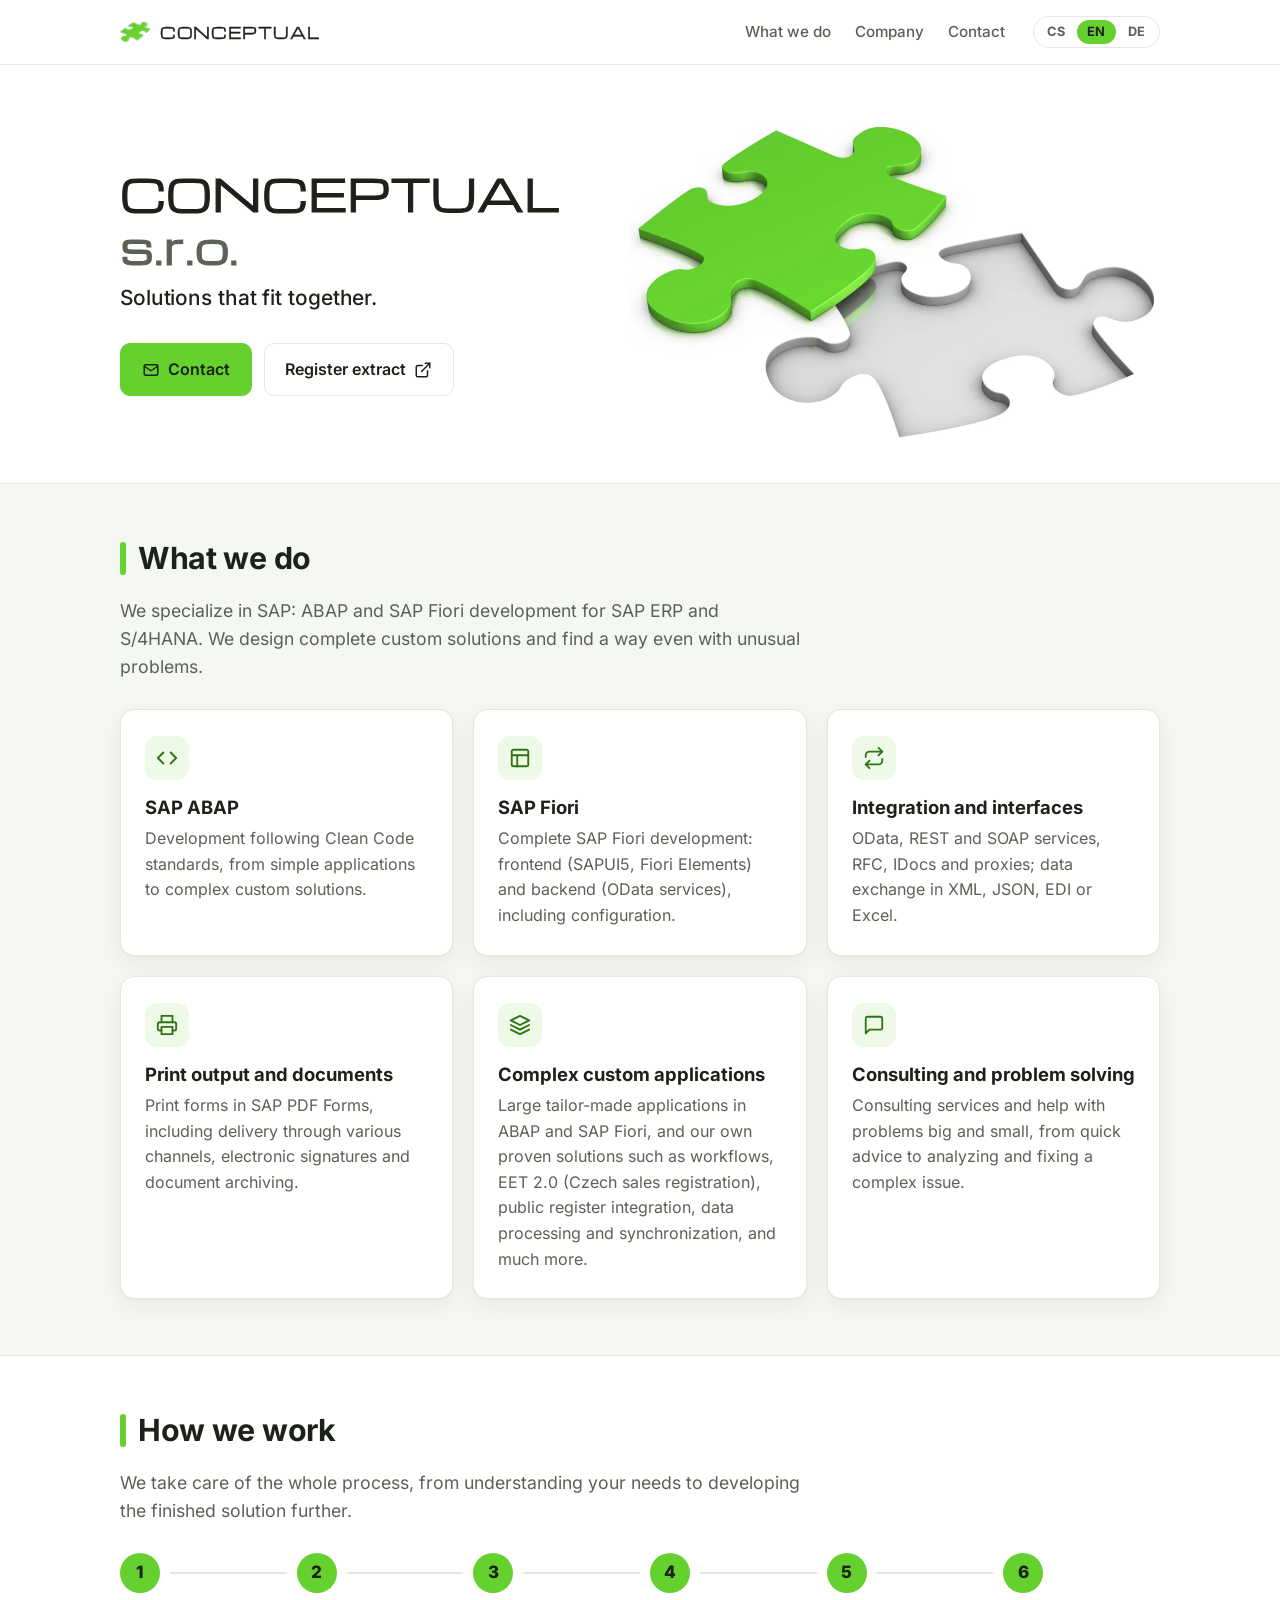
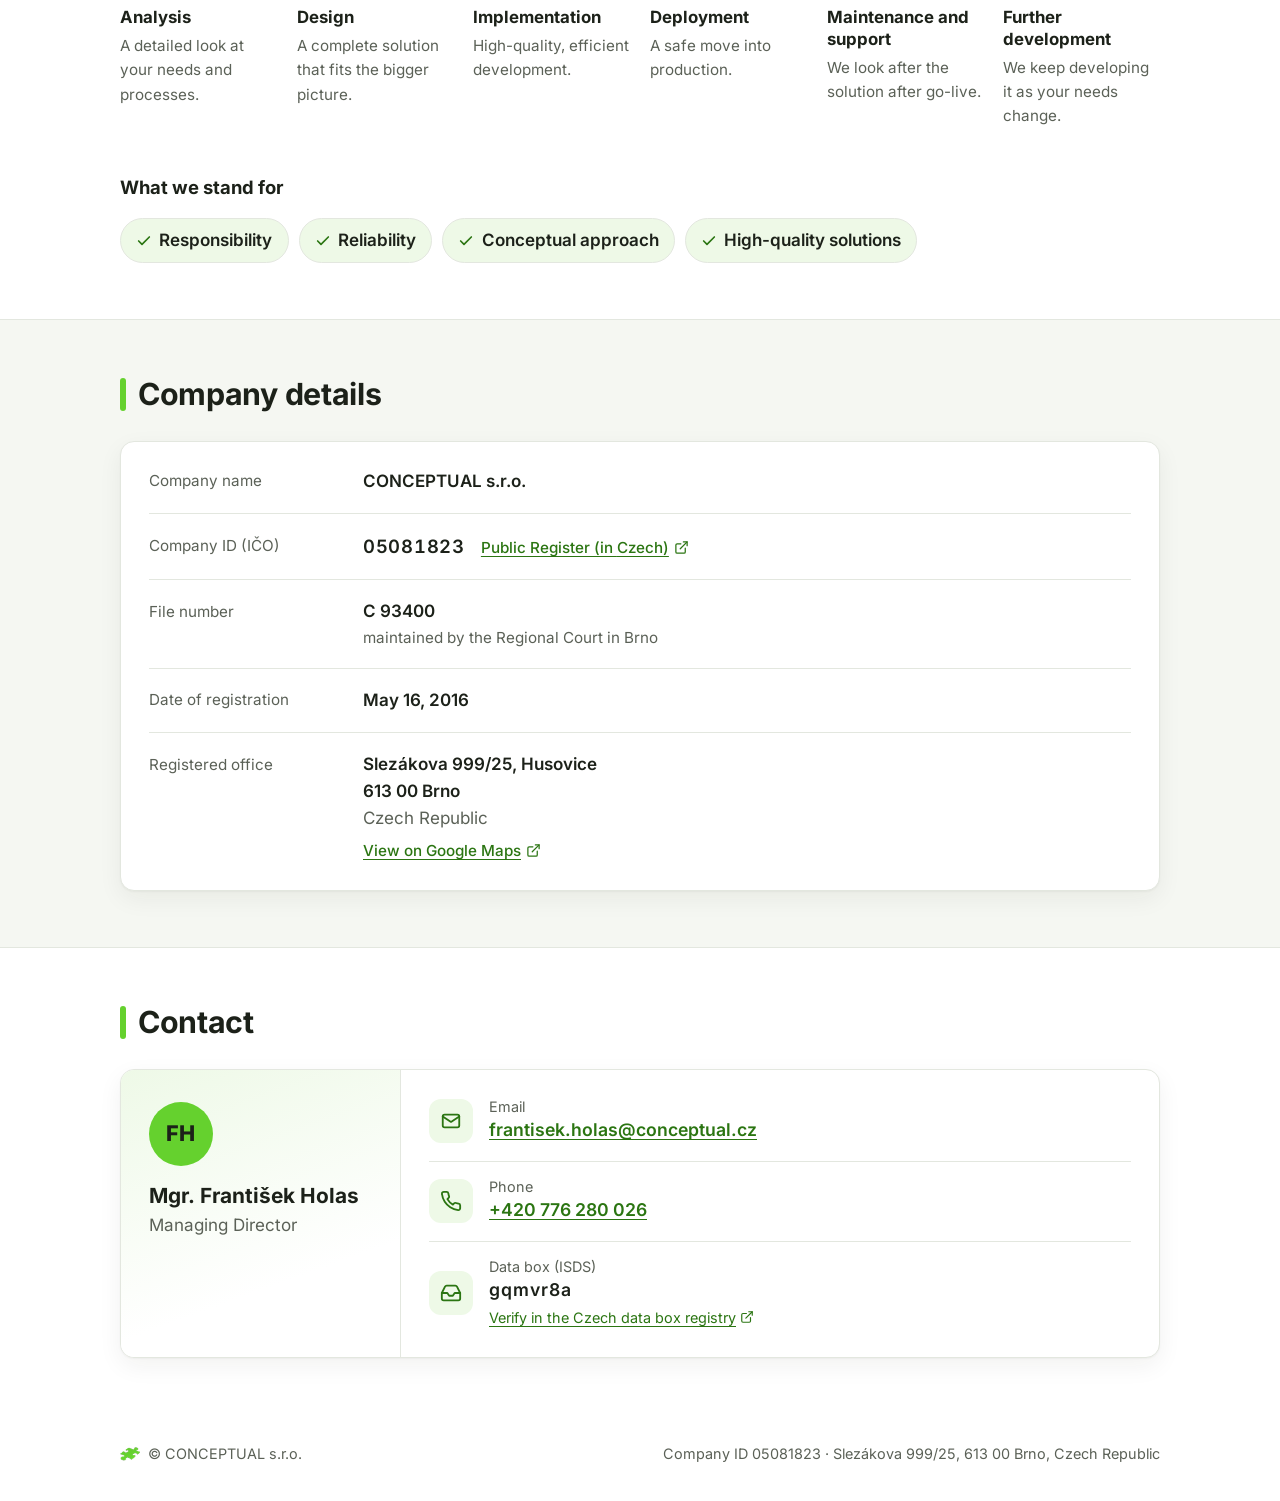
<file: index.html>
<!doctype html>
<html lang="cs" data-lang-auto>
<head>
  <meta charset="utf-8">
  <meta name="viewport" content="width=device-width, initial-scale=1">
  <script src="assets/lang.js"></script>
  <title>CONCEPTUAL s.r.o. | Brno</title>
  <meta name="description" content="CONCEPTUAL s.r.o., IČO 05081823, Slezákova 999/25, 613 00 Brno, Česká republika. Údaje o společnosti a kontakt.">
  <meta name="theme-color" content="#65d12e">
  <meta name="color-scheme" content="light">

  <link rel="alternate" hreflang="cs" href="https://conceptual.cz/">
  <link rel="alternate" hreflang="en" href="https://conceptual.cz/en/">
  <link rel="alternate" hreflang="de" href="https://conceptual.cz/de/">
  <link rel="alternate" hreflang="x-default" href="https://conceptual.cz/">

  <link rel="canonical" href="https://conceptual.cz/">

  <meta property="og:type" content="website">
  <meta property="og:url" content="https://conceptual.cz/">
  <meta property="og:image" content="https://conceptual.cz/assets/logo.jpg">
  <meta property="og:image:width" content="1842">
  <meta property="og:image:height" content="1119">
  <meta property="og:image:alt" content="Logo CONCEPTUAL: zelený dílek puzzle vedle místa, kam zapadá">
  <meta property="og:locale" content="cs_CZ">
  <meta property="og:locale:alternate" content="en_US">
  <meta property="og:locale:alternate" content="de_DE">
  <meta property="og:title" content="CONCEPTUAL s.r.o.">
  <meta property="og:description" content="Údaje o společnosti a kontakt. IČO 05081823, Brno.">

  <link rel="icon" href="favicon.ico" sizes="48x48">
  <link rel="icon" type="image/png" sizes="32x32" href="assets/favicon-32.png">
  <link rel="icon" type="image/png" sizes="16x16" href="assets/favicon-16.png">
  <link rel="apple-touch-icon" href="apple-touch-icon.png">
  <link rel="manifest" href="site.webmanifest">
  <link rel="preload" href="assets/fonts/michroma-latin.woff2" as="font" type="font/woff2" crossorigin>
  <link rel="preload" href="assets/fonts/inter-latin.woff2" as="font" type="font/woff2" crossorigin>
  <link rel="preload" href="assets/fonts/inter-latin-ext.woff2" as="font" type="font/woff2" crossorigin>
  <link rel="stylesheet" href="assets/style.css">

  <script type="application/ld+json">
  {
    "@context": "https://schema.org",
    "@type": "Organization",
    "name": "CONCEPTUAL s.r.o.",
    "legalName": "CONCEPTUAL s.r.o.",
    "url": "https://conceptual.cz/",
    "slogan": "Řešení, která do sebe zapadají.",
    "logo": "https://conceptual.cz/assets/icon-512.png",
    "foundingDate": "2016-05-16",
    "identifier": {
      "@type": "PropertyValue",
      "propertyID": "IČO",
      "value": "05081823"
    },
    "address": {
      "@type": "PostalAddress",
      "streetAddress": "Slezákova 999/25",
      "addressLocality": "Brno",
      "postalCode": "613 00",
      "addressCountry": "CZ"
    },
    "email": "frantisek.holas@conceptual.cz",
    "telephone": "+420776280026",
    "employee": {
      "@type": "Person",
      "name": "Mgr. František Holas",
      "jobTitle": "jednatel"
    }
  }
  </script>
</head>
<body>
  <a class="skip" href="#main">Přejít na obsah</a>

  <header class="site-header">
    <div class="wrap">
      <a class="brand" href="#" aria-label="CONCEPTUAL s.r.o., na začátek stránky">
        <img src="assets/favicon-32.png" srcset="assets/icon-192.png 2x" width="30" height="30" alt="">
        CONCEPTUAL
      </a>
      <div class="header-end">
        <nav class="nav" aria-label="Hlavní navigace">
          <a href="#services">Co děláme</a>
          <a href="#company">O společnosti</a>
          <a href="#contact">Kontakt</a>
        </nav>
        <nav class="lang" aria-label="Jazyk">
          <a href="./" hreflang="cs" lang="cs" data-set-lang="cs" aria-label="Čeština" title="Čeština" aria-current="page">CS</a>
          <a href="en/" hreflang="en" lang="en" data-set-lang="en" aria-label="English" title="English">EN</a>
          <a href="de/" hreflang="de" lang="de" data-set-lang="de" aria-label="Deutsch" title="Deutsch">DE</a>
        </nav>
      </div>
    </div>
  </header>

  <main id="main">
    <section class="hero">
      <div class="wrap">
        <div class="hero-text">
          <h1>CONCEPTUAL <span class="suffix">s.r.o.</span></h1>
          <p class="motto">Řešení, která do sebe zapadají.</p>
          <div class="actions">
            <a class="btn primary" href="#contact">
              <svg viewBox="0 0 24 24" fill="none" stroke="currentColor" stroke-width="2" stroke-linecap="round" stroke-linejoin="round" aria-hidden="true"><rect x="3" y="5" width="18" height="14" rx="2"/><polyline points="3 7 12 13 21 7"/></svg>
              Kontakt
            </a>
            <a class="btn" href="https://or.justice.cz/ias/ui/rejstrik-%24firma?ico=05081823" target="_blank" rel="noopener" hreflang="cs">
              Výpis z&nbsp;rejstříku
              <svg viewBox="0 0 24 24" fill="none" stroke="currentColor" stroke-width="2" stroke-linecap="round" stroke-linejoin="round" aria-hidden="true"><path d="M18 13v6a2 2 0 0 1-2 2H5a2 2 0 0 1-2-2V8a2 2 0 0 1 2-2h6"/><polyline points="15 3 21 3 21 9"/><line x1="10" y1="14" x2="21" y2="3"/></svg>
            </a>
          </div>
        </div>
        <picture class="hero-img">
          <source type="image/webp" srcset="assets/logo-960.webp 921w, assets/logo.webp 1842w" sizes="(max-width: 860px) 92vw, 560px">
          <img src="assets/logo.jpg" width="1842" height="1119" alt="Logo CONCEPTUAL: zelený dílek puzzle vedle místa, kam zapadá" fetchpriority="high">
        </picture>
      </div>
    </section>

    <section class="block soft" id="services" aria-labelledby="services-h">
      <div class="wrap">
        <h2 id="services-h">Čím se zabýváme</h2>
        <p class="section-intro">Specializujeme se na SAP – vývoj v&nbsp;ABAPu a&nbsp;SAP Fiori pro SAP ERP i&nbsp;S/4HANA. Navrhujeme kompletní řešení na míru a&nbsp;cestu najdeme i&nbsp;u&nbsp;neobvyklých problémů.</p>
        <ul class="services">
          <li class="card service">
            <span class="service-icon" aria-hidden="true"><svg viewBox="0 0 24 24" fill="none" stroke="currentColor" stroke-width="2" stroke-linecap="round" stroke-linejoin="round"><polyline points="16 18 22 12 16 6"/><polyline points="8 6 2 12 8 18"/></svg></span>
            <h3>SAP ABAP</h3>
            <p>Vývoj podle standardu Clean Code – od jednoduchých aplikací po komplexní zákaznická řešení.</p>
          </li>
          <li class="card service">
            <span class="service-icon" aria-hidden="true"><svg viewBox="0 0 24 24" fill="none" stroke="currentColor" stroke-width="2" stroke-linecap="round" stroke-linejoin="round"><rect x="3" y="3" width="18" height="18" rx="2"/><line x1="3" y1="9" x2="21" y2="9"/><line x1="9" y1="21" x2="9" y2="9"/></svg></span>
            <h3>SAP Fiori</h3>
            <p>Kompletní vývoj aplikací SAP Fiori: frontend (SAPUI5, Fiori Elements) i&nbsp;backend (OData služby) včetně nastavení.</p>
          </li>
          <li class="card service">
            <span class="service-icon" aria-hidden="true"><svg viewBox="0 0 24 24" fill="none" stroke="currentColor" stroke-width="2" stroke-linecap="round" stroke-linejoin="round"><polyline points="17 1 21 5 17 9"/><path d="M3 11V9a4 4 0 0 1 4-4h14"/><polyline points="7 23 3 19 7 15"/><path d="M21 13v2a4 4 0 0 1-4 4H3"/></svg></span>
            <h3>Integrace a&nbsp;rozhraní</h3>
            <p>OData, REST a&nbsp;SOAP služby, RFC, IDoc a&nbsp;proxy; výměna dat v&nbsp;XML, JSON, EDI nebo Excelu.</p>
          </li>
          <li class="card service">
            <span class="service-icon" aria-hidden="true"><svg viewBox="0 0 24 24" fill="none" stroke="currentColor" stroke-width="2" stroke-linecap="round" stroke-linejoin="round"><polyline points="6 9 6 2 18 2 18 9"/><path d="M6 18H4a2 2 0 0 1-2-2v-5a2 2 0 0 1 2-2h16a2 2 0 0 1 2 2v5a2 2 0 0 1-2 2h-2"/><rect x="6" y="14" width="12" height="8"/></svg></span>
            <h3>Tiskové výstupy a&nbsp;dokumenty</h3>
            <p>Tiskové formuláře v&nbsp;SAP PDF Forms včetně odesílání různými kanály, elektronického podepisování a&nbsp;archivace dokumentů.</p>
          </li>
          <li class="card service">
            <span class="service-icon" aria-hidden="true"><svg viewBox="0 0 24 24" fill="none" stroke="currentColor" stroke-width="2" stroke-linecap="round" stroke-linejoin="round"><polygon points="12 2 2 7 12 12 22 7 12 2"/><polyline points="2 17 12 22 22 17"/><polyline points="2 12 12 17 22 12"/></svg></span>
            <h3>Komplexní zákaznické aplikace</h3>
            <p>Rozsáhlé aplikace na míru v&nbsp;ABAPu a&nbsp;SAP Fiori i&nbsp;nasazení vlastních osvědčených řešení, například workflow, EET 2.0, napojení na veřejné rejstříky, zpracování a&nbsp;synchronizace dat a&nbsp;mnoho dalšího.</p>
          </li>
          <li class="card service">
            <span class="service-icon" aria-hidden="true"><svg viewBox="0 0 24 24" fill="none" stroke="currentColor" stroke-width="2" stroke-linecap="round" stroke-linejoin="round"><path d="M21 15a2 2 0 0 1-2 2H7l-4 4V5a2 2 0 0 1 2-2h14a2 2 0 0 1 2 2z"/></svg></span>
            <h3>Konzultace a&nbsp;řešení problémů</h3>
            <p>Konzultační služby a&nbsp;pomoc s&nbsp;malými i&nbsp;velkými problémy – od rychlé rady po analýzu a&nbsp;opravu složité chyby.</p>
          </li>
        </ul>
      </div>
    </section>

    <section class="block" id="process" aria-labelledby="process-h">
      <div class="wrap">
        <h2 id="process-h">Jak pracujeme</h2>
        <p class="section-intro">Postaráme se o&nbsp;celý proces – od rozboru vašich potřeb až po další rozvoj hotového řešení.</p>
        <ol class="steps">
          <li class="step"><h3>Analýza</h3><p>Detailně rozebereme vaše potřeby a&nbsp;procesy.</p></li>
          <li class="step"><h3>Návrh</h3><p>Navrhneme ucelené řešení, které zapadne do celku.</p></li>
          <li class="step"><h3>Implementace</h3><p>Kvalitní a&nbsp;efektivní vývoj.</p></li>
          <li class="step"><h3>Nasazení</h3><p>Bezpečný přechod do ostrého provozu.</p></li>
          <li class="step"><h3>Údržba a&nbsp;podpora</h3><p>O&nbsp;řešení se staráme i&nbsp;po spuštění.</p></li>
          <li class="step"><h3>Rozvoj</h3><p>Řešení dál rozvíjíme podle nových potřeb.</p></li>
        </ol>
        <h3 class="values-h">Na čem si zakládáme</h3>
        <ul class="values">
          <li><svg viewBox="0 0 24 24" fill="none" stroke="currentColor" stroke-width="2.5" stroke-linecap="round" stroke-linejoin="round" aria-hidden="true"><polyline points="20 6 9 17 4 12"/></svg>Odpovědnost</li>
          <li><svg viewBox="0 0 24 24" fill="none" stroke="currentColor" stroke-width="2.5" stroke-linecap="round" stroke-linejoin="round" aria-hidden="true"><polyline points="20 6 9 17 4 12"/></svg>Spolehlivost</li>
          <li><svg viewBox="0 0 24 24" fill="none" stroke="currentColor" stroke-width="2.5" stroke-linecap="round" stroke-linejoin="round" aria-hidden="true"><polyline points="20 6 9 17 4 12"/></svg>Koncepční přístup</li>
          <li><svg viewBox="0 0 24 24" fill="none" stroke="currentColor" stroke-width="2.5" stroke-linecap="round" stroke-linejoin="round" aria-hidden="true"><polyline points="20 6 9 17 4 12"/></svg>Kvalitní řešení</li>
        </ul>
      </div>
    </section>

    <section class="block soft" id="company" aria-labelledby="company-h">
      <div class="wrap">
        <h2 id="company-h">Údaje o&nbsp;společnosti</h2>
        <dl class="card facts">
          <div class="fact">
            <dt>Obchodní firma</dt>
            <dd>CONCEPTUAL s.r.o.</dd>
          </div>
          <div class="fact">
            <dt>IČO</dt>
            <dd class="ico-row">
              <span class="num">05081823</span>
              <a class="ext" href="https://or.justice.cz/ias/ui/rejstrik-%24firma?ico=05081823" target="_blank" rel="noopener" hreflang="cs">
                Veřejný <span class="nowrap">rejstřík<svg viewBox="0 0 24 24" fill="none" stroke="currentColor" stroke-width="2" stroke-linecap="round" stroke-linejoin="round" aria-hidden="true"><path d="M18 13v6a2 2 0 0 1-2 2H5a2 2 0 0 1-2-2V8a2 2 0 0 1 2-2h6"/><polyline points="15 3 21 3 21 9"/><line x1="10" y1="14" x2="21" y2="3"/></svg></span>
              </a>
            </dd>
          </div>
          <div class="fact">
            <dt>Spisová značka</dt>
            <dd>C&nbsp;93400 <span class="note">vedená u&nbsp;Krajského soudu v&nbsp;Brně</span></dd>
          </div>
          <div class="fact">
            <dt>Den zápisu</dt>
            <dd><time datetime="2016-05-16">16.&nbsp;května 2016</time></dd>
          </div>
          <div class="fact">
            <dt>Sídlo</dt>
            <dd><address>Slezákova 999/25, Husovice<br>613&nbsp;00 Brno<br><span class="country">Česká republika</span></address>
              <a class="ext map-link" href="https://www.google.com/maps/search/?api=1&amp;query=Slez%C3%A1kova%20999%2F25%2C%20613%2000%20Brno" target="_blank" rel="noopener">Zobrazit v&nbsp;Mapách <span class="nowrap">Google<svg viewBox="0 0 24 24" fill="none" stroke="currentColor" stroke-width="2" stroke-linecap="round" stroke-linejoin="round" aria-hidden="true"><path d="M18 13v6a2 2 0 0 1-2 2H5a2 2 0 0 1-2-2V8a2 2 0 0 1 2-2h6"/><polyline points="15 3 21 3 21 9"/><line x1="10" y1="14" x2="21" y2="3"/></svg></span></a>
            </dd>
          </div>
        </dl>
      </div>
    </section>

    <section class="block" id="contact" aria-labelledby="contact-h">
      <div class="wrap">
        <h2 id="contact-h">Kontakt</h2>
        <div class="card contact">
          <div class="person">
            <div class="avatar" aria-hidden="true">FH</div>
            <div>
              <p class="name">Mgr.&nbsp;František Holas</p>
              <p class="role">jednatel</p>
            </div>
          </div>
          <ul class="channels">
            <li class="channel">
              <span class="icon" aria-hidden="true">
                <svg viewBox="0 0 24 24" fill="none" stroke="currentColor" stroke-width="2" stroke-linecap="round" stroke-linejoin="round"><rect x="3" y="5" width="18" height="14" rx="2"/><polyline points="3 7 12 13 21 7"/></svg>
              </span>
              <div>
                <span class="label">E-mail</span>
                <a class="value" href="mailto:frantisek.holas@conceptual.cz">frantisek.holas@<wbr>conceptual.cz</a>
              </div>
            </li>
            <li class="channel">
              <span class="icon" aria-hidden="true">
                <svg viewBox="0 0 24 24" fill="none" stroke="currentColor" stroke-width="2" stroke-linecap="round" stroke-linejoin="round"><path d="M22 16.92v3a2 2 0 0 1-2.18 2 19.79 19.79 0 0 1-8.63-3.07 19.5 19.5 0 0 1-6-6 19.79 19.79 0 0 1-3.07-8.67A2 2 0 0 1 4.11 2h3a2 2 0 0 1 2 1.72 12.84 12.84 0 0 0 .7 2.81 2 2 0 0 1-.45 2.11L8.09 9.91a16 16 0 0 0 6 6l1.27-1.27a2 2 0 0 1 2.11-.45 12.84 12.84 0 0 0 2.81.7A2 2 0 0 1 22 16.92z"/></svg>
              </span>
              <div>
                <span class="label">Telefon</span>
                <a class="value" href="tel:+420776280026">+420&nbsp;776&nbsp;280&nbsp;026</a>
              </div>
            </li>
            <li class="channel">
              <span class="icon" aria-hidden="true">
                <svg viewBox="0 0 24 24" fill="none" stroke="currentColor" stroke-width="2" stroke-linecap="round" stroke-linejoin="round"><polyline points="22 12 16 12 14 15 10 15 8 12 2 12"/><path d="M5.45 5.11 2 12v6a2 2 0 0 0 2 2h16a2 2 0 0 0 2-2v-6l-3.45-6.89A2 2 0 0 0 16.76 4H7.24a2 2 0 0 0-1.79 1.11z"/></svg>
              </span>
              <div>
                <span class="label">Datová schránka</span>
                <span class="value id">gqmvr8a</span>
                <a class="hint ext" href="https://www.datovka.gov.cz/sds/detail?dbid=gqmvr8a" target="_blank" rel="noopener" hreflang="cs">
                  Ověřit v&nbsp;registru datových <span class="nowrap">schránek<svg viewBox="0 0 24 24" fill="none" stroke="currentColor" stroke-width="2" stroke-linecap="round" stroke-linejoin="round" aria-hidden="true"><path d="M18 13v6a2 2 0 0 1-2 2H5a2 2 0 0 1-2-2V8a2 2 0 0 1 2-2h6"/><polyline points="15 3 21 3 21 9"/><line x1="10" y1="14" x2="21" y2="3"/></svg></span>
                </a>
              </div>
            </li>
          </ul>
        </div>
      </div>
    </section>
  </main>

  <footer class="site-footer">
    <div class="wrap">
      <span class="brand-mini">
        <img src="assets/favicon-32.png" width="20" height="20" alt="">
        © CONCEPTUAL s.r.o.
      </span>
      <span>IČO 05081823 · Slezákova 999/25, 613&nbsp;00 Brno, Česká republika</span>
    </div>
  </footer>
</body>
</html>
</file>
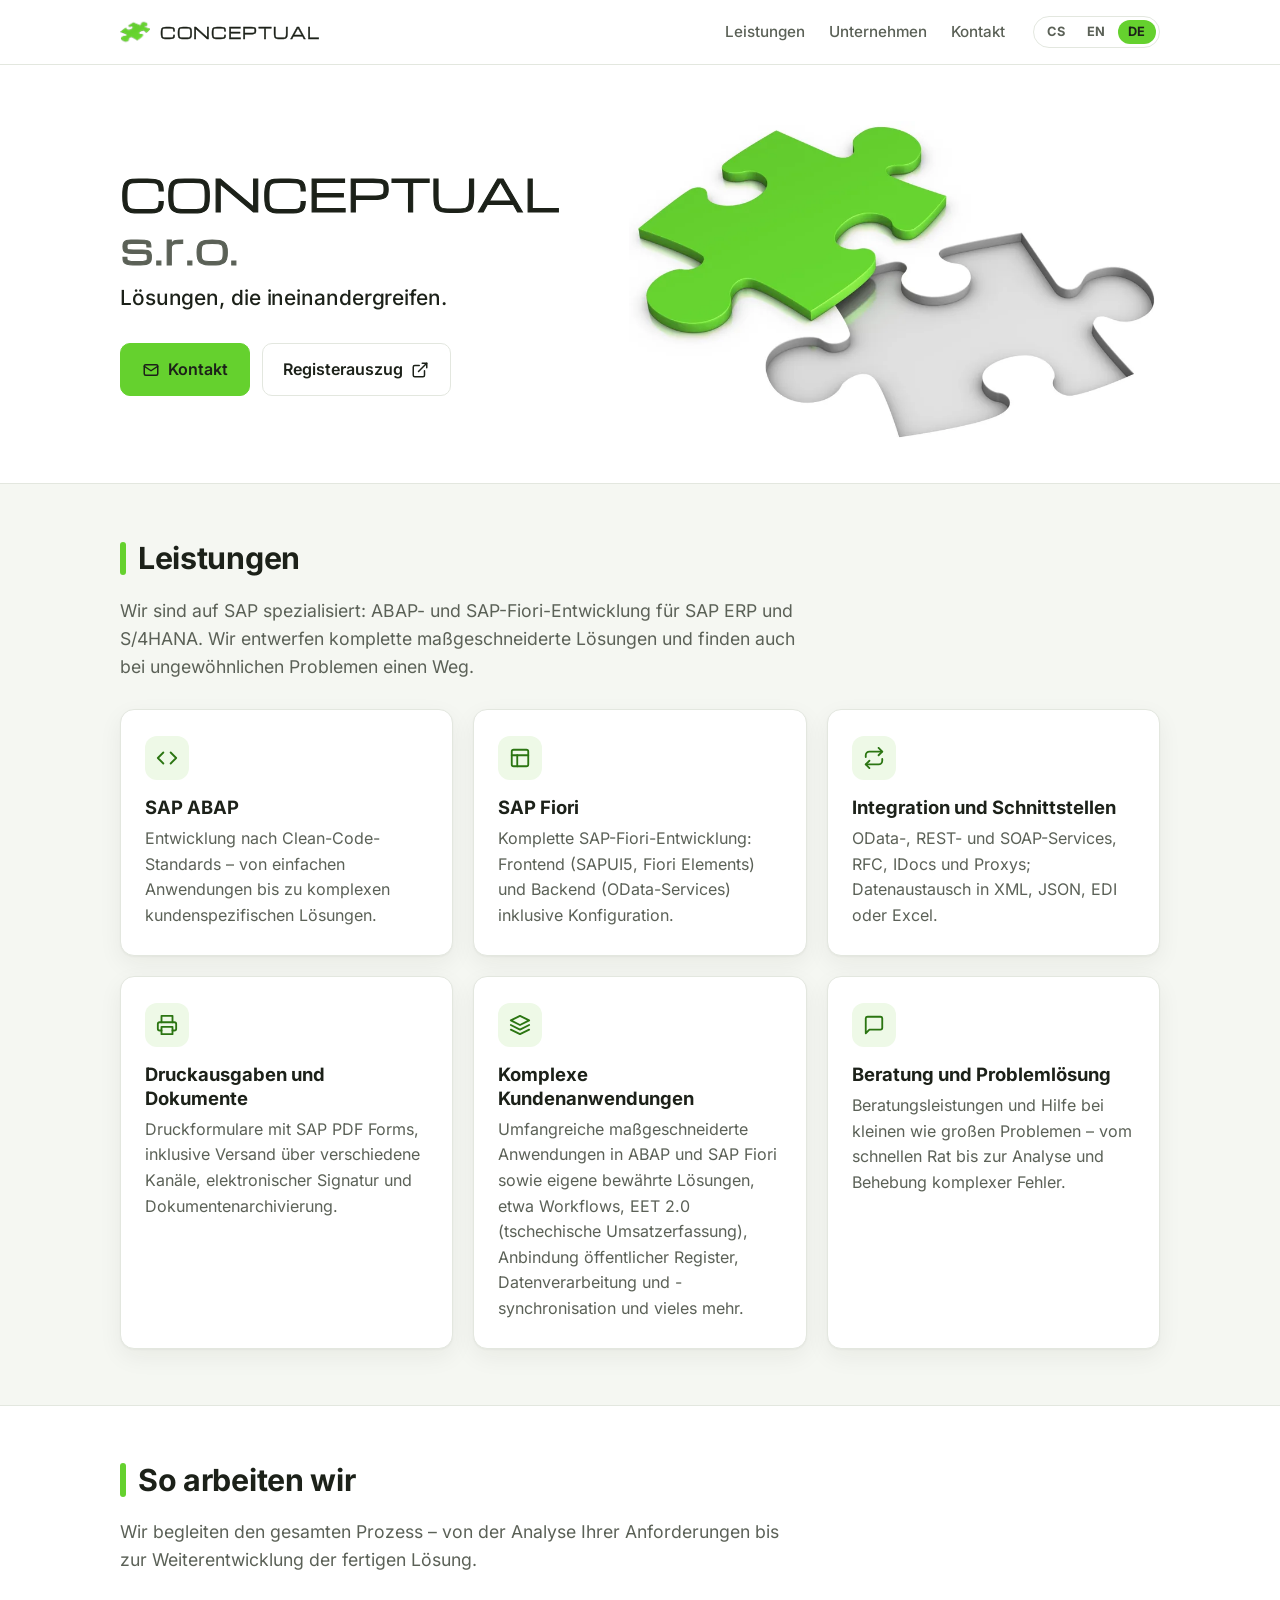
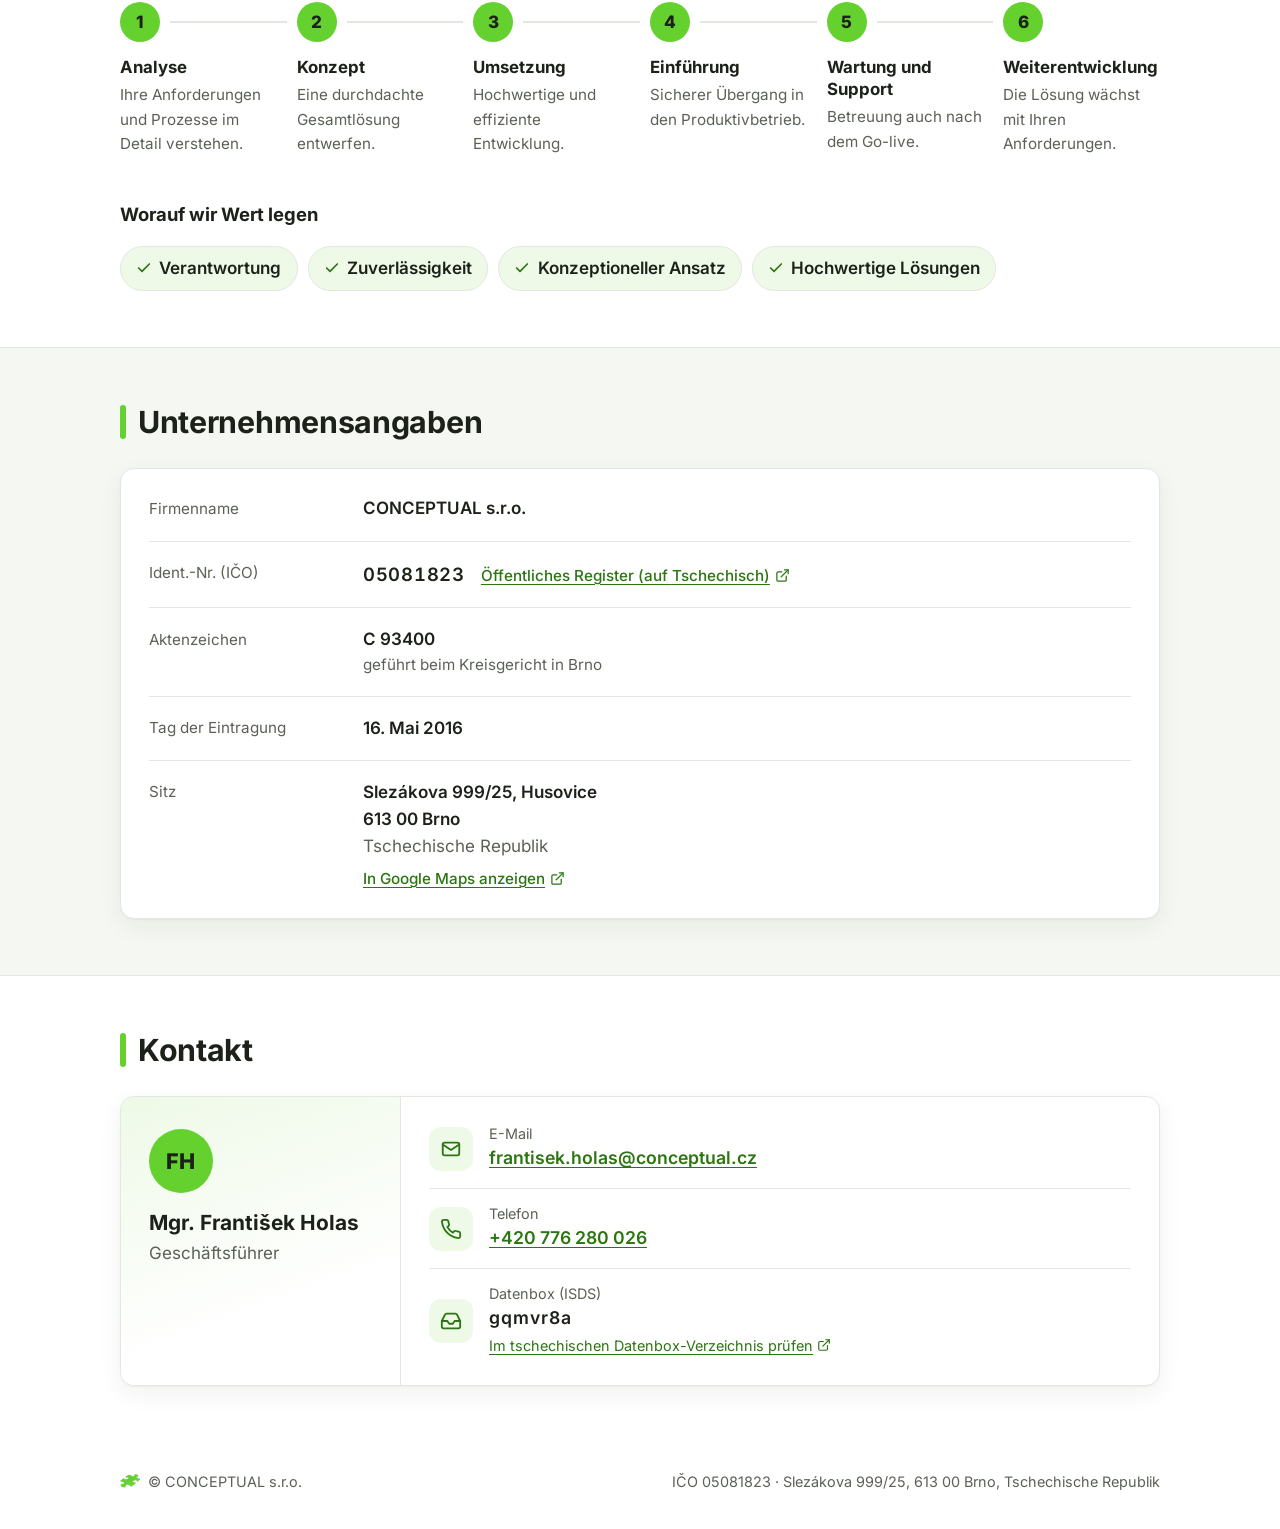
<file: de/index.html>
<!doctype html>
<html lang="de-DE">
<head>
  <meta charset="utf-8">
  <meta name="viewport" content="width=device-width, initial-scale=1">
  <script src="../assets/lang.js"></script>
  <title>CONCEPTUAL s.r.o. | Brno, Tschechische Republik</title>
  <meta name="description" content="CONCEPTUAL s.r.o., Ident.-Nr. (IČO) 05081823, Slezákova 999/25, 613 00 Brno, Tschechische Republik. Unternehmensangaben und Kontakt.">
  <meta name="theme-color" content="#65d12e">
  <meta name="color-scheme" content="light">

  <link rel="alternate" hreflang="cs" href="https://conceptual.cz/">
  <link rel="alternate" hreflang="en" href="https://conceptual.cz/en/">
  <link rel="alternate" hreflang="de" href="https://conceptual.cz/de/">
  <link rel="alternate" hreflang="x-default" href="https://conceptual.cz/">

  <link rel="canonical" href="https://conceptual.cz/de/">

  <meta property="og:type" content="website">
  <meta property="og:url" content="https://conceptual.cz/de/">
  <meta property="og:image" content="https://conceptual.cz/assets/logo.jpg">
  <meta property="og:image:width" content="1842">
  <meta property="og:image:height" content="1119">
  <meta property="og:image:alt" content="CONCEPTUAL-Logo: ein grünes Puzzleteil neben der Stelle, in die es passt">
  <meta property="og:locale" content="de_DE">
  <meta property="og:locale:alternate" content="cs_CZ">
  <meta property="og:locale:alternate" content="en_US">
  <meta property="og:title" content="CONCEPTUAL s.r.o.">
  <meta property="og:description" content="Unternehmensangaben und Kontakt. IČO 05081823, Brno, Tschechische Republik.">

  <link rel="icon" href="../favicon.ico" sizes="48x48">
  <link rel="icon" type="image/png" sizes="32x32" href="../assets/favicon-32.png">
  <link rel="icon" type="image/png" sizes="16x16" href="../assets/favicon-16.png">
  <link rel="apple-touch-icon" href="../apple-touch-icon.png">
  <link rel="manifest" href="../site.webmanifest">
  <link rel="preload" href="../assets/fonts/michroma-latin.woff2" as="font" type="font/woff2" crossorigin>
  <link rel="preload" href="../assets/fonts/inter-latin.woff2" as="font" type="font/woff2" crossorigin>
  <link rel="preload" href="../assets/fonts/inter-latin-ext.woff2" as="font" type="font/woff2" crossorigin>
  <link rel="stylesheet" href="../assets/style.css">

  <script type="application/ld+json">
  {
    "@context": "https://schema.org",
    "@type": "Organization",
    "name": "CONCEPTUAL s.r.o.",
    "legalName": "CONCEPTUAL s.r.o.",
    "url": "https://conceptual.cz/",
    "slogan": "Lösungen, die ineinandergreifen.",
    "logo": "https://conceptual.cz/assets/icon-512.png",
    "foundingDate": "2016-05-16",
    "identifier": {
      "@type": "PropertyValue",
      "propertyID": "IČO",
      "value": "05081823"
    },
    "address": {
      "@type": "PostalAddress",
      "streetAddress": "Slezákova 999/25",
      "addressLocality": "Brno",
      "postalCode": "613 00",
      "addressCountry": "CZ"
    },
    "email": "frantisek.holas@conceptual.cz",
    "telephone": "+420776280026",
    "employee": {
      "@type": "Person",
      "name": "Mgr. František Holas",
      "jobTitle": "Geschäftsführer"
    }
  }
  </script>
</head>
<body>
  <a class="skip" href="#main">Zum Inhalt springen</a>

  <header class="site-header">
    <div class="wrap">
      <a class="brand" href="#" aria-label="CONCEPTUAL s.r.o., zum Seitenanfang">
        <img src="../assets/favicon-32.png" srcset="../assets/icon-192.png 2x" width="30" height="30" alt="">
        CONCEPTUAL
      </a>
      <div class="header-end">
        <nav class="nav" aria-label="Hauptnavigation">
          <a href="#services">Leistungen</a>
          <a href="#company">Unternehmen</a>
          <a href="#contact">Kontakt</a>
        </nav>
        <nav class="lang" aria-label="Sprache">
          <a href="../" hreflang="cs" lang="cs" data-set-lang="cs" aria-label="Čeština" title="Čeština">CS</a>
          <a href="../en/" hreflang="en" lang="en" data-set-lang="en" aria-label="English" title="English">EN</a>
          <a href="./" hreflang="de" lang="de" data-set-lang="de" aria-label="Deutsch" title="Deutsch" aria-current="page">DE</a>
        </nav>
      </div>
    </div>
  </header>

  <main id="main">
    <section class="hero">
      <div class="wrap">
        <div class="hero-text">
          <h1>CONCEPTUAL <span class="suffix">s.r.o.</span></h1>
          <p class="motto">Lösungen, die ineinandergreifen.</p>
          <div class="actions">
            <a class="btn primary" href="#contact">
              <svg viewBox="0 0 24 24" fill="none" stroke="currentColor" stroke-width="2" stroke-linecap="round" stroke-linejoin="round" aria-hidden="true"><rect x="3" y="5" width="18" height="14" rx="2"/><polyline points="3 7 12 13 21 7"/></svg>
              Kontakt
            </a>
            <a class="btn" href="https://or.justice.cz/ias/ui/rejstrik-%24firma?ico=05081823" target="_blank" rel="noopener" hreflang="cs">
              Registerauszug
              <svg viewBox="0 0 24 24" fill="none" stroke="currentColor" stroke-width="2" stroke-linecap="round" stroke-linejoin="round" aria-hidden="true"><path d="M18 13v6a2 2 0 0 1-2 2H5a2 2 0 0 1-2-2V8a2 2 0 0 1 2-2h6"/><polyline points="15 3 21 3 21 9"/><line x1="10" y1="14" x2="21" y2="3"/></svg>
            </a>
          </div>
        </div>
        <picture class="hero-img">
          <source type="image/webp" srcset="../assets/logo-960.webp 921w, ../assets/logo.webp 1842w" sizes="(max-width: 860px) 92vw, 560px">
          <img src="../assets/logo.jpg" width="1842" height="1119" alt="CONCEPTUAL-Logo: ein grünes Puzzleteil neben der Stelle, in die es passt" fetchpriority="high">
        </picture>
      </div>
    </section>

    <section class="block soft" id="services" aria-labelledby="services-h">
      <div class="wrap">
        <h2 id="services-h">Leistungen</h2>
        <p class="section-intro">Wir sind auf SAP spezialisiert: ABAP- und SAP-Fiori-Entwicklung für SAP ERP und S/4HANA. Wir entwerfen komplette maßgeschneiderte Lösungen und finden auch bei ungewöhnlichen Problemen einen Weg.</p>
        <ul class="services">
          <li class="card service">
            <span class="service-icon" aria-hidden="true"><svg viewBox="0 0 24 24" fill="none" stroke="currentColor" stroke-width="2" stroke-linecap="round" stroke-linejoin="round"><polyline points="16 18 22 12 16 6"/><polyline points="8 6 2 12 8 18"/></svg></span>
            <h3>SAP ABAP</h3>
            <p>Entwicklung nach Clean-Code-Standards – von einfachen Anwendungen bis zu komplexen kundenspezifischen Lösungen.</p>
          </li>
          <li class="card service">
            <span class="service-icon" aria-hidden="true"><svg viewBox="0 0 24 24" fill="none" stroke="currentColor" stroke-width="2" stroke-linecap="round" stroke-linejoin="round"><rect x="3" y="3" width="18" height="18" rx="2"/><line x1="3" y1="9" x2="21" y2="9"/><line x1="9" y1="21" x2="9" y2="9"/></svg></span>
            <h3>SAP Fiori</h3>
            <p>Komplette SAP-Fiori-Entwicklung: Frontend (SAPUI5, Fiori Elements) und Backend (OData-Services) inklusive Konfiguration.</p>
          </li>
          <li class="card service">
            <span class="service-icon" aria-hidden="true"><svg viewBox="0 0 24 24" fill="none" stroke="currentColor" stroke-width="2" stroke-linecap="round" stroke-linejoin="round"><polyline points="17 1 21 5 17 9"/><path d="M3 11V9a4 4 0 0 1 4-4h14"/><polyline points="7 23 3 19 7 15"/><path d="M21 13v2a4 4 0 0 1-4 4H3"/></svg></span>
            <h3>Integration und Schnittstellen</h3>
            <p>OData-, REST- und SOAP-Services, RFC, IDocs und Proxys; Datenaustausch in XML, JSON, EDI oder Excel.</p>
          </li>
          <li class="card service">
            <span class="service-icon" aria-hidden="true"><svg viewBox="0 0 24 24" fill="none" stroke="currentColor" stroke-width="2" stroke-linecap="round" stroke-linejoin="round"><polyline points="6 9 6 2 18 2 18 9"/><path d="M6 18H4a2 2 0 0 1-2-2v-5a2 2 0 0 1 2-2h16a2 2 0 0 1 2 2v5a2 2 0 0 1-2 2h-2"/><rect x="6" y="14" width="12" height="8"/></svg></span>
            <h3>Druckausgaben und Dokumente</h3>
            <p>Druckformulare mit SAP PDF Forms, inklusive Versand über verschiedene Kanäle, elektronischer Signatur und Dokumentenarchivierung.</p>
          </li>
          <li class="card service">
            <span class="service-icon" aria-hidden="true"><svg viewBox="0 0 24 24" fill="none" stroke="currentColor" stroke-width="2" stroke-linecap="round" stroke-linejoin="round"><polygon points="12 2 2 7 12 12 22 7 12 2"/><polyline points="2 17 12 22 22 17"/><polyline points="2 12 12 17 22 12"/></svg></span>
            <h3>Komplexe Kundenanwendungen</h3>
            <p>Umfangreiche maßgeschneiderte Anwendungen in ABAP und SAP Fiori sowie eigene bewährte Lösungen, etwa Workflows, EET 2.0 (tschechische Umsatzerfassung), Anbindung öffentlicher Register, Datenverarbeitung und -synchronisation und vieles mehr.</p>
          </li>
          <li class="card service">
            <span class="service-icon" aria-hidden="true"><svg viewBox="0 0 24 24" fill="none" stroke="currentColor" stroke-width="2" stroke-linecap="round" stroke-linejoin="round"><path d="M21 15a2 2 0 0 1-2 2H7l-4 4V5a2 2 0 0 1 2-2h14a2 2 0 0 1 2 2z"/></svg></span>
            <h3>Beratung und Problemlösung</h3>
            <p>Beratungsleistungen und Hilfe bei kleinen wie großen Problemen – vom schnellen Rat bis zur Analyse und Behebung komplexer Fehler.</p>
          </li>
        </ul>
      </div>
    </section>

    <section class="block" id="process" aria-labelledby="process-h">
      <div class="wrap">
        <h2 id="process-h">So arbeiten wir</h2>
        <p class="section-intro">Wir begleiten den gesamten Prozess – von der Analyse Ihrer Anforderungen bis zur Weiterentwicklung der fertigen Lösung.</p>
        <ol class="steps">
          <li class="step"><h3>Analyse</h3><p>Ihre Anforderungen und Prozesse im Detail verstehen.</p></li>
          <li class="step"><h3>Konzept</h3><p>Eine durchdachte Gesamtlösung entwerfen.</p></li>
          <li class="step"><h3>Umsetzung</h3><p>Hochwertige und effiziente Entwicklung.</p></li>
          <li class="step"><h3>Einführung</h3><p>Sicherer Übergang in den Produktivbetrieb.</p></li>
          <li class="step"><h3>Wartung und Support</h3><p>Betreuung auch nach dem Go-live.</p></li>
          <li class="step"><h3>Weiterentwicklung</h3><p>Die Lösung wächst mit Ihren Anforderungen.</p></li>
        </ol>
        <h3 class="values-h">Worauf wir Wert legen</h3>
        <ul class="values">
          <li><svg viewBox="0 0 24 24" fill="none" stroke="currentColor" stroke-width="2.5" stroke-linecap="round" stroke-linejoin="round" aria-hidden="true"><polyline points="20 6 9 17 4 12"/></svg>Verantwortung</li>
          <li><svg viewBox="0 0 24 24" fill="none" stroke="currentColor" stroke-width="2.5" stroke-linecap="round" stroke-linejoin="round" aria-hidden="true"><polyline points="20 6 9 17 4 12"/></svg>Zuverlässigkeit</li>
          <li><svg viewBox="0 0 24 24" fill="none" stroke="currentColor" stroke-width="2.5" stroke-linecap="round" stroke-linejoin="round" aria-hidden="true"><polyline points="20 6 9 17 4 12"/></svg>Konzeptioneller Ansatz</li>
          <li><svg viewBox="0 0 24 24" fill="none" stroke="currentColor" stroke-width="2.5" stroke-linecap="round" stroke-linejoin="round" aria-hidden="true"><polyline points="20 6 9 17 4 12"/></svg>Hochwertige Lösungen</li>
        </ul>
      </div>
    </section>

    <section class="block soft" id="company" aria-labelledby="company-h">
      <div class="wrap">
        <h2 id="company-h">Unternehmensangaben</h2>
        <dl class="card facts">
          <div class="fact">
            <dt>Firmenname</dt>
            <dd>CONCEPTUAL s.r.o.</dd>
          </div>
          <div class="fact">
            <dt>Ident.-Nr. (IČO)</dt>
            <dd class="ico-row">
              <span class="num">05081823</span>
              <a class="ext" href="https://or.justice.cz/ias/ui/rejstrik-%24firma?ico=05081823" target="_blank" rel="noopener" hreflang="cs">
                Öffentliches Register (auf <span class="nowrap">Tschechisch)<svg viewBox="0 0 24 24" fill="none" stroke="currentColor" stroke-width="2" stroke-linecap="round" stroke-linejoin="round" aria-hidden="true"><path d="M18 13v6a2 2 0 0 1-2 2H5a2 2 0 0 1-2-2V8a2 2 0 0 1 2-2h6"/><polyline points="15 3 21 3 21 9"/><line x1="10" y1="14" x2="21" y2="3"/></svg></span>
              </a>
            </dd>
          </div>
          <div class="fact">
            <dt>Aktenzeichen</dt>
            <dd>C&nbsp;93400 <span class="note">geführt beim Kreisgericht in&nbsp;Brno</span></dd>
          </div>
          <div class="fact">
            <dt>Tag der Eintragung</dt>
            <dd><time datetime="2016-05-16">16.&nbsp;Mai 2016</time></dd>
          </div>
          <div class="fact">
            <dt>Sitz</dt>
            <dd><address>Slezákova 999/25, Husovice<br>613&nbsp;00 Brno<br><span class="country">Tschechische Republik</span></address>
              <a class="ext map-link" href="https://www.google.com/maps/search/?api=1&amp;query=Slez%C3%A1kova%20999%2F25%2C%20613%2000%20Brno" target="_blank" rel="noopener">In Google Maps <span class="nowrap">anzeigen<svg viewBox="0 0 24 24" fill="none" stroke="currentColor" stroke-width="2" stroke-linecap="round" stroke-linejoin="round" aria-hidden="true"><path d="M18 13v6a2 2 0 0 1-2 2H5a2 2 0 0 1-2-2V8a2 2 0 0 1 2-2h6"/><polyline points="15 3 21 3 21 9"/><line x1="10" y1="14" x2="21" y2="3"/></svg></span></a>
            </dd>
          </div>
        </dl>
      </div>
    </section>

    <section class="block" id="contact" aria-labelledby="contact-h">
      <div class="wrap">
        <h2 id="contact-h">Kontakt</h2>
        <div class="card contact">
          <div class="person">
            <div class="avatar" aria-hidden="true">FH</div>
            <div>
              <p class="name">Mgr.&nbsp;František Holas</p>
              <p class="role">Geschäftsführer</p>
            </div>
          </div>
          <ul class="channels">
            <li class="channel">
              <span class="icon" aria-hidden="true">
                <svg viewBox="0 0 24 24" fill="none" stroke="currentColor" stroke-width="2" stroke-linecap="round" stroke-linejoin="round"><rect x="3" y="5" width="18" height="14" rx="2"/><polyline points="3 7 12 13 21 7"/></svg>
              </span>
              <div>
                <span class="label">E-Mail</span>
                <a class="value" href="mailto:frantisek.holas@conceptual.cz">frantisek.holas@<wbr>conceptual.cz</a>
              </div>
            </li>
            <li class="channel">
              <span class="icon" aria-hidden="true">
                <svg viewBox="0 0 24 24" fill="none" stroke="currentColor" stroke-width="2" stroke-linecap="round" stroke-linejoin="round"><path d="M22 16.92v3a2 2 0 0 1-2.18 2 19.79 19.79 0 0 1-8.63-3.07 19.5 19.5 0 0 1-6-6 19.79 19.79 0 0 1-3.07-8.67A2 2 0 0 1 4.11 2h3a2 2 0 0 1 2 1.72 12.84 12.84 0 0 0 .7 2.81 2 2 0 0 1-.45 2.11L8.09 9.91a16 16 0 0 0 6 6l1.27-1.27a2 2 0 0 1 2.11-.45 12.84 12.84 0 0 0 2.81.7A2 2 0 0 1 22 16.92z"/></svg>
              </span>
              <div>
                <span class="label">Telefon</span>
                <a class="value" href="tel:+420776280026">+420&nbsp;776&nbsp;280&nbsp;026</a>
              </div>
            </li>
            <li class="channel">
              <span class="icon" aria-hidden="true">
                <svg viewBox="0 0 24 24" fill="none" stroke="currentColor" stroke-width="2" stroke-linecap="round" stroke-linejoin="round"><polyline points="22 12 16 12 14 15 10 15 8 12 2 12"/><path d="M5.45 5.11 2 12v6a2 2 0 0 0 2 2h16a2 2 0 0 0 2-2v-6l-3.45-6.89A2 2 0 0 0 16.76 4H7.24a2 2 0 0 0-1.79 1.11z"/></svg>
              </span>
              <div>
                <span class="label">Datenbox (ISDS)</span>
                <span class="value id">gqmvr8a</span>
                <a class="hint ext" href="https://www.datovka.gov.cz/sds/detail?dbid=gqmvr8a" target="_blank" rel="noopener" hreflang="cs">
                  Im tschechischen Datenbox-Verzeichnis <span class="nowrap">prüfen<svg viewBox="0 0 24 24" fill="none" stroke="currentColor" stroke-width="2" stroke-linecap="round" stroke-linejoin="round" aria-hidden="true"><path d="M18 13v6a2 2 0 0 1-2 2H5a2 2 0 0 1-2-2V8a2 2 0 0 1 2-2h6"/><polyline points="15 3 21 3 21 9"/><line x1="10" y1="14" x2="21" y2="3"/></svg></span>
                </a>
              </div>
            </li>
          </ul>
        </div>
      </div>
    </section>
  </main>

  <footer class="site-footer">
    <div class="wrap">
      <span class="brand-mini">
        <img src="../assets/favicon-32.png" width="20" height="20" alt="">
        © CONCEPTUAL s.r.o.
      </span>
      <span>IČO 05081823 · Slezákova 999/25, 613&nbsp;00 Brno, Tschechische Republik</span>
    </div>
  </footer>
</body>
</html>
</file>
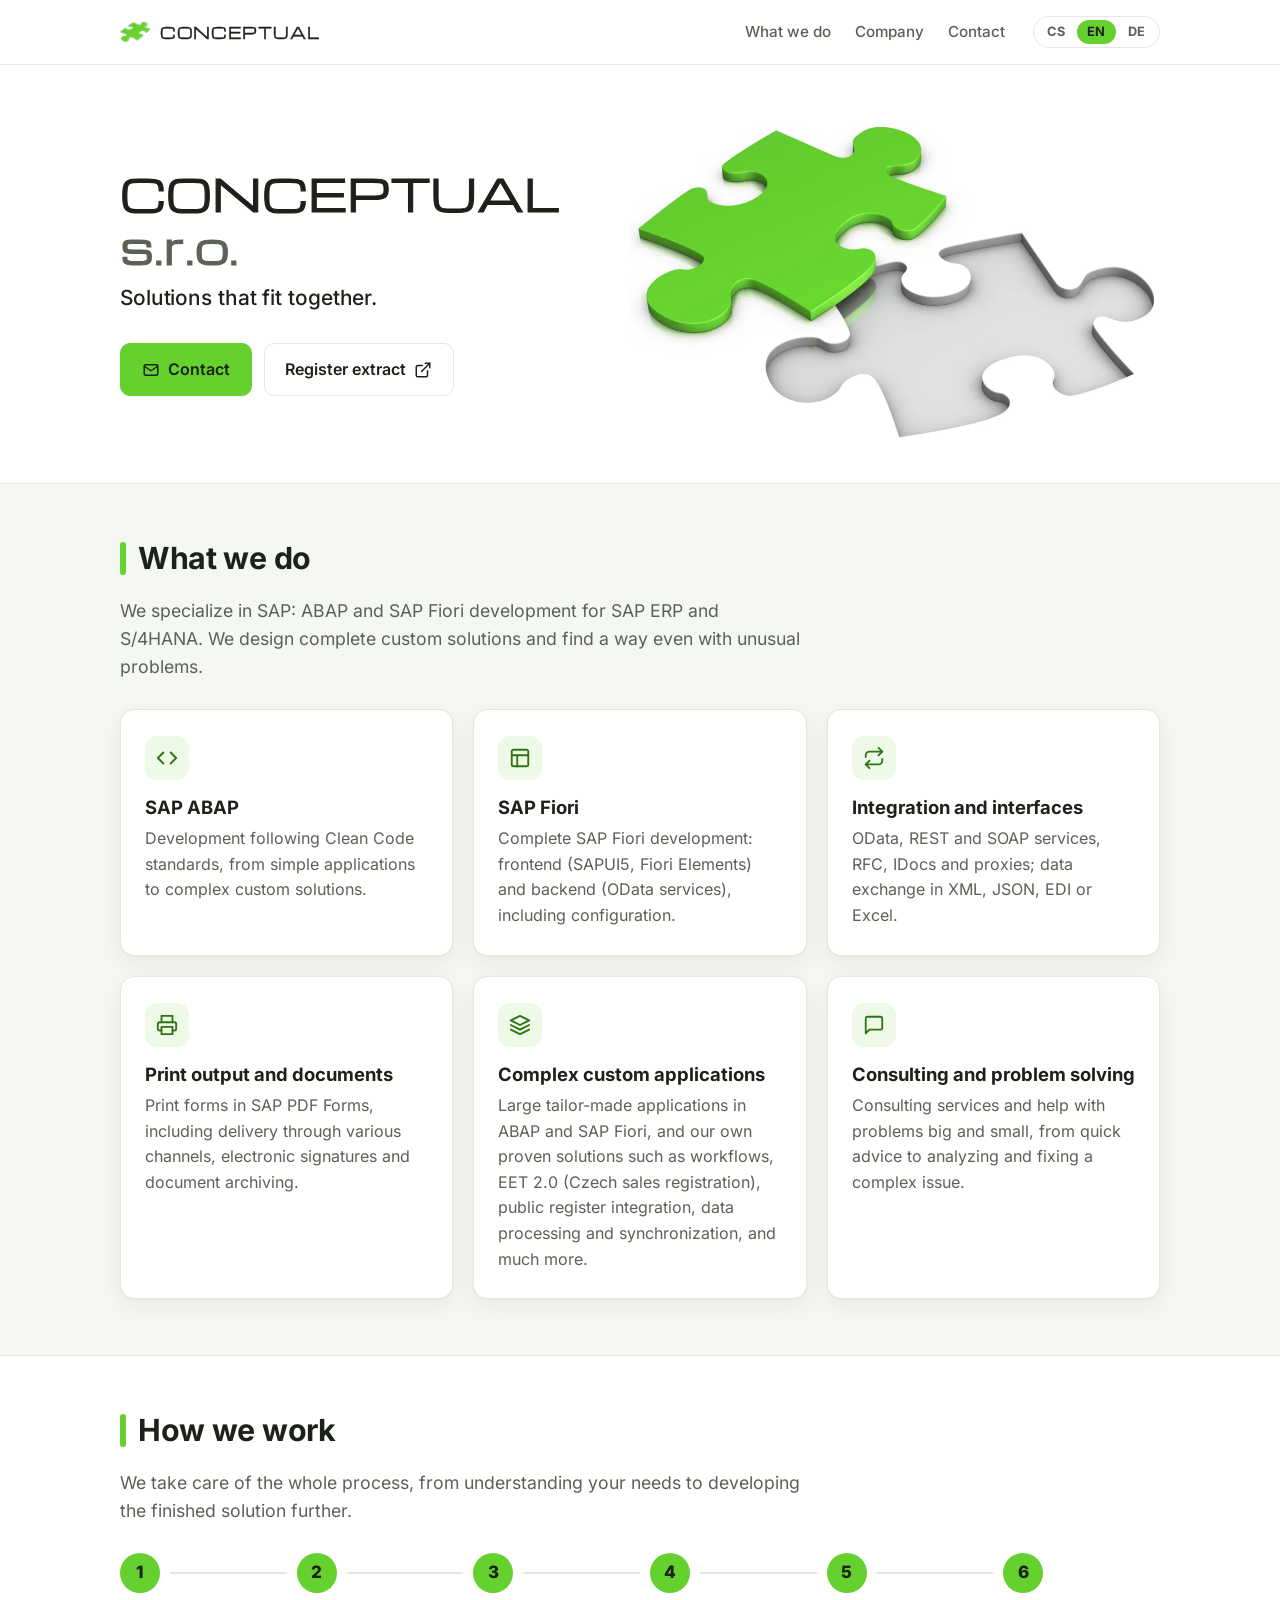
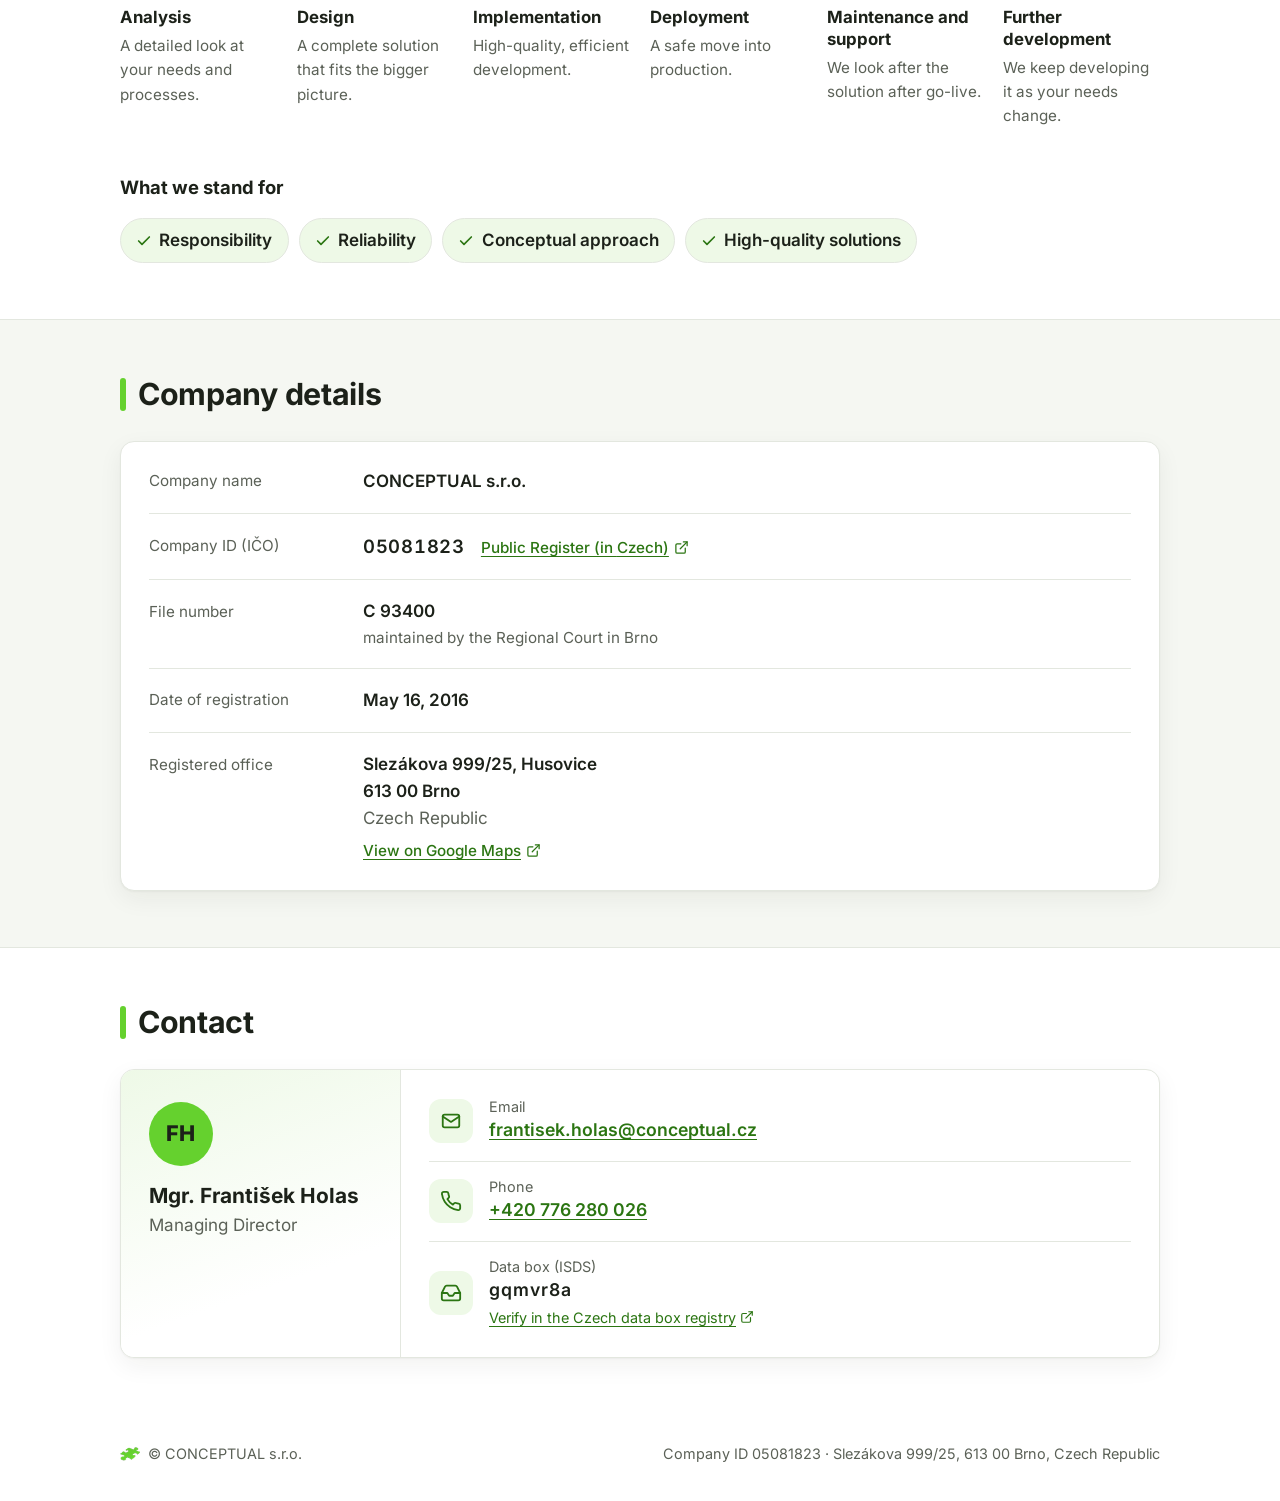
<file: en/index.html>
<!doctype html>
<html lang="en-US">
<head>
  <meta charset="utf-8">
  <meta name="viewport" content="width=device-width, initial-scale=1">
  <script src="../assets/lang.js"></script>
  <title>CONCEPTUAL s.r.o. | Brno, Czech Republic</title>
  <meta name="description" content="CONCEPTUAL s.r.o., Company ID 05081823, Slezákova 999/25, 613 00 Brno, Czech Republic. Company details and contact.">
  <meta name="theme-color" content="#65d12e">
  <meta name="color-scheme" content="light">

  <link rel="alternate" hreflang="cs" href="https://conceptual.cz/">
  <link rel="alternate" hreflang="en" href="https://conceptual.cz/en/">
  <link rel="alternate" hreflang="de" href="https://conceptual.cz/de/">
  <link rel="alternate" hreflang="x-default" href="https://conceptual.cz/">

  <link rel="canonical" href="https://conceptual.cz/en/">

  <meta property="og:type" content="website">
  <meta property="og:url" content="https://conceptual.cz/en/">
  <meta property="og:image" content="https://conceptual.cz/assets/logo.jpg">
  <meta property="og:image:width" content="1842">
  <meta property="og:image:height" content="1119">
  <meta property="og:image:alt" content="CONCEPTUAL logo: a green puzzle piece next to the spot where it fits">
  <meta property="og:locale" content="en_US">
  <meta property="og:locale:alternate" content="cs_CZ">
  <meta property="og:locale:alternate" content="de_DE">
  <meta property="og:title" content="CONCEPTUAL s.r.o.">
  <meta property="og:description" content="Company details and contact. Company ID 05081823, Brno, Czech Republic.">

  <link rel="icon" href="../favicon.ico" sizes="48x48">
  <link rel="icon" type="image/png" sizes="32x32" href="../assets/favicon-32.png">
  <link rel="icon" type="image/png" sizes="16x16" href="../assets/favicon-16.png">
  <link rel="apple-touch-icon" href="../apple-touch-icon.png">
  <link rel="manifest" href="../site.webmanifest">
  <link rel="preload" href="../assets/fonts/michroma-latin.woff2" as="font" type="font/woff2" crossorigin>
  <link rel="preload" href="../assets/fonts/inter-latin.woff2" as="font" type="font/woff2" crossorigin>
  <link rel="preload" href="../assets/fonts/inter-latin-ext.woff2" as="font" type="font/woff2" crossorigin>
  <link rel="stylesheet" href="../assets/style.css">

  <script type="application/ld+json">
  {
    "@context": "https://schema.org",
    "@type": "Organization",
    "name": "CONCEPTUAL s.r.o.",
    "legalName": "CONCEPTUAL s.r.o.",
    "url": "https://conceptual.cz/",
    "slogan": "Solutions that fit together.",
    "logo": "https://conceptual.cz/assets/icon-512.png",
    "foundingDate": "2016-05-16",
    "identifier": {
      "@type": "PropertyValue",
      "propertyID": "IČO",
      "value": "05081823"
    },
    "address": {
      "@type": "PostalAddress",
      "streetAddress": "Slezákova 999/25",
      "addressLocality": "Brno",
      "postalCode": "613 00",
      "addressCountry": "CZ"
    },
    "email": "frantisek.holas@conceptual.cz",
    "telephone": "+420776280026",
    "employee": {
      "@type": "Person",
      "name": "Mgr. František Holas",
      "jobTitle": "Managing Director"
    }
  }
  </script>
</head>
<body>
  <a class="skip" href="#main">Skip to content</a>

  <header class="site-header">
    <div class="wrap">
      <a class="brand" href="#" aria-label="CONCEPTUAL s.r.o., back to top">
        <img src="../assets/favicon-32.png" srcset="../assets/icon-192.png 2x" width="30" height="30" alt="">
        CONCEPTUAL
      </a>
      <div class="header-end">
        <nav class="nav" aria-label="Main navigation">
          <a href="#services">What we do</a>
          <a href="#company">Company</a>
          <a href="#contact">Contact</a>
        </nav>
        <nav class="lang" aria-label="Language">
          <a href="../" hreflang="cs" lang="cs" data-set-lang="cs" aria-label="Čeština" title="Čeština">CS</a>
          <a href="./" hreflang="en" lang="en" data-set-lang="en" aria-label="English" title="English" aria-current="page">EN</a>
          <a href="../de/" hreflang="de" lang="de" data-set-lang="de" aria-label="Deutsch" title="Deutsch">DE</a>
        </nav>
      </div>
    </div>
  </header>

  <main id="main">
    <section class="hero">
      <div class="wrap">
        <div class="hero-text">
          <h1>CONCEPTUAL <span class="suffix">s.r.o.</span></h1>
          <p class="motto">Solutions that fit together.</p>
          <div class="actions">
            <a class="btn primary" href="#contact">
              <svg viewBox="0 0 24 24" fill="none" stroke="currentColor" stroke-width="2" stroke-linecap="round" stroke-linejoin="round" aria-hidden="true"><rect x="3" y="5" width="18" height="14" rx="2"/><polyline points="3 7 12 13 21 7"/></svg>
              Contact
            </a>
            <a class="btn" href="https://or.justice.cz/ias/ui/rejstrik-%24firma?ico=05081823" target="_blank" rel="noopener" hreflang="cs">
              Register extract
              <svg viewBox="0 0 24 24" fill="none" stroke="currentColor" stroke-width="2" stroke-linecap="round" stroke-linejoin="round" aria-hidden="true"><path d="M18 13v6a2 2 0 0 1-2 2H5a2 2 0 0 1-2-2V8a2 2 0 0 1 2-2h6"/><polyline points="15 3 21 3 21 9"/><line x1="10" y1="14" x2="21" y2="3"/></svg>
            </a>
          </div>
        </div>
        <picture class="hero-img">
          <source type="image/webp" srcset="../assets/logo-960.webp 921w, ../assets/logo.webp 1842w" sizes="(max-width: 860px) 92vw, 560px">
          <img src="../assets/logo.jpg" width="1842" height="1119" alt="CONCEPTUAL logo: a green puzzle piece next to the spot where it fits" fetchpriority="high">
        </picture>
      </div>
    </section>

    <section class="block soft" id="services" aria-labelledby="services-h">
      <div class="wrap">
        <h2 id="services-h">What we do</h2>
        <p class="section-intro">We specialize in SAP: ABAP and SAP Fiori development for SAP ERP and S/4HANA. We design complete custom solutions and find a way even with unusual problems.</p>
        <ul class="services">
          <li class="card service">
            <span class="service-icon" aria-hidden="true"><svg viewBox="0 0 24 24" fill="none" stroke="currentColor" stroke-width="2" stroke-linecap="round" stroke-linejoin="round"><polyline points="16 18 22 12 16 6"/><polyline points="8 6 2 12 8 18"/></svg></span>
            <h3>SAP ABAP</h3>
            <p>Development following Clean Code standards, from simple applications to complex custom solutions.</p>
          </li>
          <li class="card service">
            <span class="service-icon" aria-hidden="true"><svg viewBox="0 0 24 24" fill="none" stroke="currentColor" stroke-width="2" stroke-linecap="round" stroke-linejoin="round"><rect x="3" y="3" width="18" height="18" rx="2"/><line x1="3" y1="9" x2="21" y2="9"/><line x1="9" y1="21" x2="9" y2="9"/></svg></span>
            <h3>SAP Fiori</h3>
            <p>Complete SAP Fiori development: frontend (SAPUI5, Fiori Elements) and backend (OData services), including configuration.</p>
          </li>
          <li class="card service">
            <span class="service-icon" aria-hidden="true"><svg viewBox="0 0 24 24" fill="none" stroke="currentColor" stroke-width="2" stroke-linecap="round" stroke-linejoin="round"><polyline points="17 1 21 5 17 9"/><path d="M3 11V9a4 4 0 0 1 4-4h14"/><polyline points="7 23 3 19 7 15"/><path d="M21 13v2a4 4 0 0 1-4 4H3"/></svg></span>
            <h3>Integration and interfaces</h3>
            <p>OData, REST and SOAP services, RFC, IDocs and proxies; data exchange in XML, JSON, EDI or Excel.</p>
          </li>
          <li class="card service">
            <span class="service-icon" aria-hidden="true"><svg viewBox="0 0 24 24" fill="none" stroke="currentColor" stroke-width="2" stroke-linecap="round" stroke-linejoin="round"><polyline points="6 9 6 2 18 2 18 9"/><path d="M6 18H4a2 2 0 0 1-2-2v-5a2 2 0 0 1 2-2h16a2 2 0 0 1 2 2v5a2 2 0 0 1-2 2h-2"/><rect x="6" y="14" width="12" height="8"/></svg></span>
            <h3>Print output and documents</h3>
            <p>Print forms in SAP PDF Forms, including delivery through various channels, electronic signatures and document archiving.</p>
          </li>
          <li class="card service">
            <span class="service-icon" aria-hidden="true"><svg viewBox="0 0 24 24" fill="none" stroke="currentColor" stroke-width="2" stroke-linecap="round" stroke-linejoin="round"><polygon points="12 2 2 7 12 12 22 7 12 2"/><polyline points="2 17 12 22 22 17"/><polyline points="2 12 12 17 22 12"/></svg></span>
            <h3>Complex custom applications</h3>
            <p>Large tailor-made applications in ABAP and SAP Fiori, and our own proven solutions such as workflows, EET 2.0 (Czech sales registration), public register integration, data processing and synchronization, and much more.</p>
          </li>
          <li class="card service">
            <span class="service-icon" aria-hidden="true"><svg viewBox="0 0 24 24" fill="none" stroke="currentColor" stroke-width="2" stroke-linecap="round" stroke-linejoin="round"><path d="M21 15a2 2 0 0 1-2 2H7l-4 4V5a2 2 0 0 1 2-2h14a2 2 0 0 1 2 2z"/></svg></span>
            <h3>Consulting and problem solving</h3>
            <p>Consulting services and help with problems big and small, from quick advice to analyzing and fixing a complex issue.</p>
          </li>
        </ul>
      </div>
    </section>

    <section class="block" id="process" aria-labelledby="process-h">
      <div class="wrap">
        <h2 id="process-h">How we work</h2>
        <p class="section-intro">We take care of the whole process, from understanding your needs to developing the finished solution further.</p>
        <ol class="steps">
          <li class="step"><h3>Analysis</h3><p>A detailed look at your needs and processes.</p></li>
          <li class="step"><h3>Design</h3><p>A complete solution that fits the bigger picture.</p></li>
          <li class="step"><h3>Implementation</h3><p>High-quality, efficient development.</p></li>
          <li class="step"><h3>Deployment</h3><p>A safe move into production.</p></li>
          <li class="step"><h3>Maintenance and support</h3><p>We look after the solution after go-live.</p></li>
          <li class="step"><h3>Further development</h3><p>We keep developing it as your needs change.</p></li>
        </ol>
        <h3 class="values-h">What we stand for</h3>
        <ul class="values">
          <li><svg viewBox="0 0 24 24" fill="none" stroke="currentColor" stroke-width="2.5" stroke-linecap="round" stroke-linejoin="round" aria-hidden="true"><polyline points="20 6 9 17 4 12"/></svg>Responsibility</li>
          <li><svg viewBox="0 0 24 24" fill="none" stroke="currentColor" stroke-width="2.5" stroke-linecap="round" stroke-linejoin="round" aria-hidden="true"><polyline points="20 6 9 17 4 12"/></svg>Reliability</li>
          <li><svg viewBox="0 0 24 24" fill="none" stroke="currentColor" stroke-width="2.5" stroke-linecap="round" stroke-linejoin="round" aria-hidden="true"><polyline points="20 6 9 17 4 12"/></svg>Conceptual approach</li>
          <li><svg viewBox="0 0 24 24" fill="none" stroke="currentColor" stroke-width="2.5" stroke-linecap="round" stroke-linejoin="round" aria-hidden="true"><polyline points="20 6 9 17 4 12"/></svg>High-quality solutions</li>
        </ul>
      </div>
    </section>

    <section class="block soft" id="company" aria-labelledby="company-h">
      <div class="wrap">
        <h2 id="company-h">Company details</h2>
        <dl class="card facts">
          <div class="fact">
            <dt>Company name</dt>
            <dd>CONCEPTUAL s.r.o.</dd>
          </div>
          <div class="fact">
            <dt>Company ID (IČO)</dt>
            <dd class="ico-row">
              <span class="num">05081823</span>
              <a class="ext" href="https://or.justice.cz/ias/ui/rejstrik-%24firma?ico=05081823" target="_blank" rel="noopener" hreflang="cs">
                Public Register (in <span class="nowrap">Czech)<svg viewBox="0 0 24 24" fill="none" stroke="currentColor" stroke-width="2" stroke-linecap="round" stroke-linejoin="round" aria-hidden="true"><path d="M18 13v6a2 2 0 0 1-2 2H5a2 2 0 0 1-2-2V8a2 2 0 0 1 2-2h6"/><polyline points="15 3 21 3 21 9"/><line x1="10" y1="14" x2="21" y2="3"/></svg></span>
              </a>
            </dd>
          </div>
          <div class="fact">
            <dt>File number</dt>
            <dd>C&nbsp;93400 <span class="note">maintained by the Regional Court in&nbsp;Brno</span></dd>
          </div>
          <div class="fact">
            <dt>Date of registration</dt>
            <dd><time datetime="2016-05-16">May&nbsp;16, 2016</time></dd>
          </div>
          <div class="fact">
            <dt>Registered office</dt>
            <dd><address>Slezákova 999/25, Husovice<br>613&nbsp;00 Brno<br><span class="country">Czech Republic</span></address>
              <a class="ext map-link" href="https://www.google.com/maps/search/?api=1&amp;query=Slez%C3%A1kova%20999%2F25%2C%20613%2000%20Brno" target="_blank" rel="noopener">View on Google <span class="nowrap">Maps<svg viewBox="0 0 24 24" fill="none" stroke="currentColor" stroke-width="2" stroke-linecap="round" stroke-linejoin="round" aria-hidden="true"><path d="M18 13v6a2 2 0 0 1-2 2H5a2 2 0 0 1-2-2V8a2 2 0 0 1 2-2h6"/><polyline points="15 3 21 3 21 9"/><line x1="10" y1="14" x2="21" y2="3"/></svg></span></a>
            </dd>
          </div>
        </dl>
      </div>
    </section>

    <section class="block" id="contact" aria-labelledby="contact-h">
      <div class="wrap">
        <h2 id="contact-h">Contact</h2>
        <div class="card contact">
          <div class="person">
            <div class="avatar" aria-hidden="true">FH</div>
            <div>
              <p class="name">Mgr.&nbsp;František Holas</p>
              <p class="role">Managing Director</p>
            </div>
          </div>
          <ul class="channels">
            <li class="channel">
              <span class="icon" aria-hidden="true">
                <svg viewBox="0 0 24 24" fill="none" stroke="currentColor" stroke-width="2" stroke-linecap="round" stroke-linejoin="round"><rect x="3" y="5" width="18" height="14" rx="2"/><polyline points="3 7 12 13 21 7"/></svg>
              </span>
              <div>
                <span class="label">Email</span>
                <a class="value" href="mailto:frantisek.holas@conceptual.cz">frantisek.holas@<wbr>conceptual.cz</a>
              </div>
            </li>
            <li class="channel">
              <span class="icon" aria-hidden="true">
                <svg viewBox="0 0 24 24" fill="none" stroke="currentColor" stroke-width="2" stroke-linecap="round" stroke-linejoin="round"><path d="M22 16.92v3a2 2 0 0 1-2.18 2 19.79 19.79 0 0 1-8.63-3.07 19.5 19.5 0 0 1-6-6 19.79 19.79 0 0 1-3.07-8.67A2 2 0 0 1 4.11 2h3a2 2 0 0 1 2 1.72 12.84 12.84 0 0 0 .7 2.81 2 2 0 0 1-.45 2.11L8.09 9.91a16 16 0 0 0 6 6l1.27-1.27a2 2 0 0 1 2.11-.45 12.84 12.84 0 0 0 2.81.7A2 2 0 0 1 22 16.92z"/></svg>
              </span>
              <div>
                <span class="label">Phone</span>
                <a class="value" href="tel:+420776280026">+420&nbsp;776&nbsp;280&nbsp;026</a>
              </div>
            </li>
            <li class="channel">
              <span class="icon" aria-hidden="true">
                <svg viewBox="0 0 24 24" fill="none" stroke="currentColor" stroke-width="2" stroke-linecap="round" stroke-linejoin="round"><polyline points="22 12 16 12 14 15 10 15 8 12 2 12"/><path d="M5.45 5.11 2 12v6a2 2 0 0 0 2 2h16a2 2 0 0 0 2-2v-6l-3.45-6.89A2 2 0 0 0 16.76 4H7.24a2 2 0 0 0-1.79 1.11z"/></svg>
              </span>
              <div>
                <span class="label">Data box (ISDS)</span>
                <span class="value id">gqmvr8a</span>
                <a class="hint ext" href="https://www.datovka.gov.cz/sds/detail?dbid=gqmvr8a" target="_blank" rel="noopener" hreflang="cs">
                  Verify in the Czech data box <span class="nowrap">registry<svg viewBox="0 0 24 24" fill="none" stroke="currentColor" stroke-width="2" stroke-linecap="round" stroke-linejoin="round" aria-hidden="true"><path d="M18 13v6a2 2 0 0 1-2 2H5a2 2 0 0 1-2-2V8a2 2 0 0 1 2-2h6"/><polyline points="15 3 21 3 21 9"/><line x1="10" y1="14" x2="21" y2="3"/></svg></span>
                </a>
              </div>
            </li>
          </ul>
        </div>
      </div>
    </section>
  </main>

  <footer class="site-footer">
    <div class="wrap">
      <span class="brand-mini">
        <img src="../assets/favicon-32.png" width="20" height="20" alt="">
        © CONCEPTUAL s.r.o.
      </span>
      <span>Company ID 05081823 · Slezákova 999/25, 613&nbsp;00 Brno, Czech Republic</span>
    </div>
  </footer>
</body>
</html>
</file>
<file: assets/style.css>
/*
 * Inter (SIL Open Font License, see fonts/OFL-Inter.txt), self-hosted so the site looks the same
 * on every device and makes no requests to third parties.
 * The Latin Extended file is subset to U+0100-017F (Czech, Slovak, German and other Central European letters).
 */
@font-face {
  font-family: "Inter";
  font-style: normal;
  font-weight: 100 900;
  font-display: swap;
  src: url("fonts/inter-latin-ext.woff2") format("woff2");
  unicode-range: U+0100-017F;
}
@font-face {
  font-family: "Inter";
  font-style: normal;
  font-weight: 100 900;
  font-display: swap;
  src: url("fonts/inter-latin.woff2") format("woff2");
  unicode-range: U+0000-00FF, U+0131, U+0152-0153, U+02BB-02BC, U+02C6, U+02DA, U+02DC, U+0304, U+0308, U+0329, U+2000-206F, U+20AC, U+2122, U+2191, U+2193, U+2212, U+2215, U+FEFF, U+FFFD;
}

/* Michroma (SIL Open Font License, see fonts/OFL-Michroma.txt) for the company name only.
   It has a single weight; .brand-stroke thickens it slightly. */
@font-face {
  font-family: "Michroma";
  font-style: normal;
  font-weight: 400;
  font-display: swap;
  src: url("fonts/michroma-latin.woff2") format("woff2");
  unicode-range: U+0000-00FF, U+0131, U+0152-0153, U+02BB-02BC, U+02C6, U+02DA, U+02DC, U+0304, U+0308, U+0329, U+2000-206F, U+20AC, U+2122, U+2191, U+2193, U+2212, U+2215, U+FEFF, U+FFFD;
}

:root {
  --brand: #65d12e;
  --brand-soft: #eef9e7;
  --brand-ink: #2b7512;
  --ink: #1c2119;
  --muted: #5b6157;
  --line: #e3e7df;
  --bg: #ffffff;
  --bg-soft: #f5f7f2;
  --radius: 14px;
  --shadow: 0 1px 2px rgba(28, 33, 25, .04), 0 8px 24px rgba(28, 33, 25, .06);
  --font: "Inter", system-ui, -apple-system, "Segoe UI", Roboto, "Helvetica Neue", Arial, sans-serif;
  --font-brand: "Michroma", var(--font);
  --brand-stroke: .025em;
}

*, *::before, *::after { box-sizing: border-box; }

html { scroll-behavior: smooth; -webkit-text-size-adjust: 100%; }
@media (prefers-reduced-motion: reduce) { html { scroll-behavior: auto; } }

body {
  margin: 0;
  font-family: var(--font);
  font-size: 1.0625rem;
  line-height: 1.6;
  color: var(--ink);
  background: var(--bg);
  -webkit-font-smoothing: antialiased;
}

a { color: var(--brand-ink); text-underline-offset: .18em; text-decoration-thickness: 1px; }
a:hover { text-decoration-thickness: 2px; }
a:focus-visible, .btn:focus-visible {
  outline: 3px solid var(--brand);
  outline-offset: 3px;
  border-radius: 6px;
}

.wrap { width: 100%; max-width: 1080px; margin: 0 auto; padding: 0 20px; }

.skip {
  position: absolute; left: -9999px; top: 0;
  background: var(--ink); color: #fff; padding: .6rem 1rem; z-index: 10;
}
.skip:focus { left: 1rem; top: 1rem; }

/* ---------- Header ---------- */
.site-header { border-bottom: 1px solid var(--line); background: rgba(255, 255, 255, .92); position: sticky; top: 0; z-index: 5; backdrop-filter: saturate(1.4) blur(8px); }
.site-header .wrap { display: flex; align-items: center; justify-content: space-between; gap: 1rem; min-height: 64px; }
.brand {
  display: inline-flex; align-items: center; gap: .6rem; color: var(--ink); text-decoration: none;
  font-family: var(--font-brand); font-weight: 400; letter-spacing: .06em; font-size: .95rem;
  -webkit-text-stroke: var(--brand-stroke) currentColor;
}
.brand img { width: 30px; height: 30px; }
.header-end { display: flex; align-items: center; gap: 1.75rem; }
.nav { display: flex; gap: 1.5rem; }
.nav a { color: var(--muted); text-decoration: none; font-size: .95rem; font-weight: 500; }
.nav a:hover { color: var(--ink); }

/* Language switcher */
.lang { display: flex; gap: 2px; padding: 3px; border: 1px solid var(--line); border-radius: 999px; background: #fff; }
.lang a {
  min-width: 2.4rem; padding: .3rem .55rem; border-radius: 999px; text-align: center;
  color: var(--muted); text-decoration: none; font-size: .8rem; font-weight: 700; letter-spacing: .06em; line-height: 1.2;
}
.lang a:hover { color: var(--ink); background: var(--bg-soft); }
.lang a[aria-current="page"] { background: var(--brand); color: var(--ink); }
.lang a:focus-visible { outline-offset: 1px; border-radius: 999px; }

/* ---------- Hero ---------- */
.hero { padding: 56px 0 40px; }
.hero .wrap { display: grid; grid-template-columns: 1fr 1.15fr; align-items: center; gap: 48px; }
/* The heading scales with its column: "CONCEPTUAL" in Michroma is 10em wide, so 9.5cqi always fits on one line. */
.hero-text { container-type: inline-size; }
h1 {
  margin: 0 0 1.1rem;
  font-family: var(--font-brand);
  font-size: clamp(1.6rem, 4vw, 2.85rem);
  font-size: min(2.85rem, 9.5cqi);
  line-height: 1.2;
  letter-spacing: 0;
  font-weight: 400;
  -webkit-text-stroke: var(--brand-stroke) currentColor;
}
h1 .suffix { color: var(--muted); }
.motto { margin: -.35rem 0 2rem; font-size: 1.3rem; font-weight: 500; line-height: 1.3; letter-spacing: -.005em; color: var(--ink); }
.actions { display: flex; flex-wrap: wrap; gap: .75rem; }
.btn {
  display: inline-flex; align-items: center; gap: .5rem;
  padding: .8rem 1.3rem; border-radius: 10px;
  font-weight: 600; font-size: 1rem; text-decoration: none;
  border: 1px solid var(--line); color: var(--ink); background: #fff;
  transition: background-color .15s, border-color .15s, transform .15s;
}
.btn:hover { border-color: #c9d0c3; background: var(--bg-soft); }
.btn.primary { background: var(--brand); border-color: var(--brand); color: var(--ink); }
.btn.primary:hover { background: #5bc426; border-color: #5bc426; }
.btn svg { width: 18px; height: 18px; flex: none; }
.hero-img img { display: block; width: 100%; height: auto; }

/* ---------- Sections ---------- */
section.block { padding: 56px 0; }
section.block.soft { background: var(--bg-soft); border-top: 1px solid var(--line); border-bottom: 1px solid var(--line); }
h2 {
  display: flex; align-items: center; gap: .75rem;
  margin: 0 0 1.75rem; font-size: clamp(1.5rem, 3vw, 1.9rem); letter-spacing: -.01em; line-height: 1.2;
}
h2::before { content: ""; width: 6px; height: 1.1em; border-radius: 3px; background: var(--brand); flex: none; }

.card { background: #fff; border: 1px solid var(--line); border-radius: var(--radius); box-shadow: var(--shadow); }

/* Services */
.section-intro { margin: -0.5rem 0 1.75rem; color: var(--muted); font-size: 1.1rem; max-width: 62ch; }
.services { list-style: none; margin: 0; padding: 0; display: grid; grid-template-columns: repeat(6, minmax(0, 1fr)); gap: 20px; }
.services > .service { grid-column: span 2; }
/* With five cards the last two share the second row */
.services > .service:nth-child(4):nth-last-child(2), .services > .service:nth-child(5):nth-last-child(1) { grid-column: span 3; }
.service { padding: 26px 24px; }
.service-icon {
  width: 44px; height: 44px; border-radius: 12px; display: grid; place-items: center;
  background: var(--brand-soft); color: var(--brand-ink);
}
.service-icon svg { width: 22px; height: 22px; }
.service h3 { margin: 1rem 0 .4rem; font-size: 1.15rem; line-height: 1.3; }
.service p { margin: 0; color: var(--muted); font-size: 1rem; }

/* Process */
.steps { list-style: none; margin: 0; padding: 0; display: grid; grid-template-columns: repeat(6, minmax(0, 1fr)); gap: 20px; counter-reset: step; }
.step { position: relative; counter-increment: step; }
.step::before {
  content: counter(step); position: relative; z-index: 1;
  display: grid; place-items: center; width: 40px; height: 40px; margin-bottom: .9rem; border-radius: 50%;
  background: var(--brand); color: var(--ink); font-weight: 800;
}
.step::after { content: ""; position: absolute; top: 19px; left: 50px; right: -10px; height: 2px; background: var(--line); }
.step:last-child::after { display: none; }
.step h3 { margin: 0 0 .3rem; font-size: 1.05rem; line-height: 1.3; hyphens: auto; overflow-wrap: break-word; }
.step p { margin: 0; color: var(--muted); font-size: .95rem; }

/* Values */
.values-h { margin: 2.75rem 0 1rem; font-size: 1.15rem; }
.values { list-style: none; margin: 0; padding: 0; display: flex; flex-wrap: wrap; gap: 10px; }
.values li {
  display: inline-flex; align-items: center; gap: .45rem; padding: .5rem .95rem;
  border: 1px solid var(--line); border-radius: 999px; background: var(--brand-soft); font-weight: 600;
}
.values svg { width: 16px; height: 16px; color: var(--brand-ink); flex: none; }

/* Company facts */
.facts { margin: 0; padding: 8px 28px; }
.fact { display: grid; grid-template-columns: 190px 1fr; gap: 4px 24px; padding: 18px 0; border-bottom: 1px solid var(--line); }
.fact:last-child { border-bottom: 0; }
.fact dt { color: var(--muted); font-size: .95rem; padding-top: .1rem; }
.fact dd { margin: 0; font-weight: 600; overflow-wrap: anywhere; }
.fact dd address { font-style: normal; }
.fact .note { display: block; font-weight: 400; color: var(--muted); font-size: .95rem; }
.fact .country { font-weight: 400; color: var(--muted); }
.fact .map-link { display: inline-block; margin-top: .4rem; font-weight: 500; font-size: .95rem; }
.ext svg { width: 15px; height: 15px; vertical-align: -.15em; margin-left: .3rem; }
.ico-row { display: flex; flex-wrap: wrap; align-items: baseline; gap: .25rem 1rem; }
.ico-row .num { font-size: 1.15rem; letter-spacing: .04em; font-variant-numeric: tabular-nums; }
.ico-row a { font-weight: 500; font-size: .95rem; }

/* Contact */
.contact { display: grid; grid-template-columns: 280px 1fr; overflow: hidden; }
.person { padding: 32px 28px; background: linear-gradient(160deg, var(--brand-soft), #fff 70%); border-right: 1px solid var(--line); }
.avatar {
  width: 64px; height: 64px; border-radius: 50%;
  display: grid; place-items: center;
  background: var(--brand); color: var(--ink); font-weight: 800; font-size: 1.35rem; letter-spacing: .02em;
  margin-bottom: 1rem;
}
.person .name { margin: 0; font-size: 1.3rem; font-weight: 700; line-height: 1.3; }
.person .role { margin: .2rem 0 0; color: var(--muted); }
.channels { list-style: none; margin: 0; padding: 12px 28px; }
.channel { display: grid; grid-template-columns: 44px 1fr; gap: 16px; align-items: center; padding: 16px 0; border-bottom: 1px solid var(--line); }
.channel:last-child { border-bottom: 0; }
.channel .icon {
  width: 44px; height: 44px; border-radius: 12px; display: grid; place-items: center;
  background: var(--brand-soft); color: var(--brand-ink);
}
.channel .icon svg { width: 22px; height: 22px; }
.channel .label { display: block; color: var(--muted); font-size: .9rem; line-height: 1.3; }
.channel .value { font-weight: 600; font-size: 1.1rem; overflow-wrap: anywhere; }
.channel .value.id { display: block; letter-spacing: .06em; }
.channel .hint { display: block; font-size: .9rem; margin-top: .1rem; }
.channel .hint svg { width: 14px; height: 14px; vertical-align: -.1em; margin-left: .25rem; }
.nowrap { white-space: nowrap; }

/* ---------- Footer ---------- */
.site-footer { padding: 28px 0 36px; color: var(--muted); font-size: .9rem; }
.site-footer .wrap { display: flex; flex-wrap: wrap; align-items: center; justify-content: space-between; gap: .5rem 1.5rem; }
.site-footer .brand-mini { display: inline-flex; align-items: center; gap: .5rem; }
.site-footer img { width: 20px; height: 20px; }

/* ---------- Responsive ---------- */
@media (max-width: 1100px) {
  .steps { grid-template-columns: repeat(3, minmax(0, 1fr)); row-gap: 28px; }
  .step:nth-child(3n)::after { display: none; }
}

@media (max-width: 860px) {
  .hero { padding-top: 32px; }
  .hero .wrap { grid-template-columns: 1fr; gap: 24px; }
  .hero-img { order: -1; max-width: 520px; }
  .contact { grid-template-columns: 1fr; }
  .services { grid-template-columns: repeat(2, minmax(0, 1fr)); gap: 16px; }
  .services > .service:nth-child(n):nth-last-child(n) { grid-column: auto; }
  .services > .service:last-child:nth-child(odd):nth-child(n) { grid-column: 1 / -1; }
  .person { border-right: 0; border-bottom: 1px solid var(--line); padding: 24px 20px; display: flex; align-items: center; gap: 16px; }
  .person .avatar { margin: 0; flex: none; }
}
@media (max-width: 720px) {
  .nav { display: none; }
}

@media (max-width: 600px) {
  .wrap { padding: 0 16px; }
  .brand { font-size: .85rem; }
  .motto { font-size: 1.15rem; margin-bottom: 1.5rem; }
  section.block { padding: 40px 0; }
  .facts { padding: 4px 20px; }
  .fact { grid-template-columns: 1fr; padding: 14px 0; }
  .channels { padding: 4px 20px; }
  .channel { grid-template-columns: 40px 1fr; gap: 14px; }
  .channel .icon { width: 40px; height: 40px; }
  .services { grid-template-columns: 1fr; gap: 14px; }
  .services > .service:last-child:nth-child(odd):nth-child(n) { grid-column: auto; }
  .steps { grid-template-columns: 1fr; row-gap: 0; }
  .step { display: grid; grid-template-columns: 40px 1fr; column-gap: 14px; padding-bottom: 18px; }
  .step::before { grid-row: 1 / span 2; margin: 0; }
  .step:nth-child(n)::after { display: block; top: 44px; bottom: 2px; left: 19px; right: auto; width: 2px; height: auto; }
  .step:last-child::after { display: none; }
  .step h3 { align-self: center; margin: 0; }
  .step p { margin-top: .2rem; }
  .service { display: grid; grid-template-columns: 40px 1fr; align-items: center; column-gap: 14px; padding: 20px; }
  .service-icon { width: 40px; height: 40px; }
  .service h3 { margin: 0; }
  .service p { grid-column: 1 / -1; margin-top: .6rem; }
  .channel .value { font-size: 1.02rem; }
  .actions .btn { flex: 1 1 auto; justify-content: center; }
}

@media (max-width: 400px) {
  .site-header .wrap { gap: .75rem; }
  .brand { font-size: .72rem; gap: .5rem; }
  .brand img { width: 24px; height: 24px; }
  .lang a { min-width: 2rem; padding: .3rem .4rem; }
}

@media print {
  .site-header { position: static; }
  .nav, .lang, .actions, .skip { display: none; }
  .card { box-shadow: none; }
  section.block.soft { background: none; }
}
</file>
